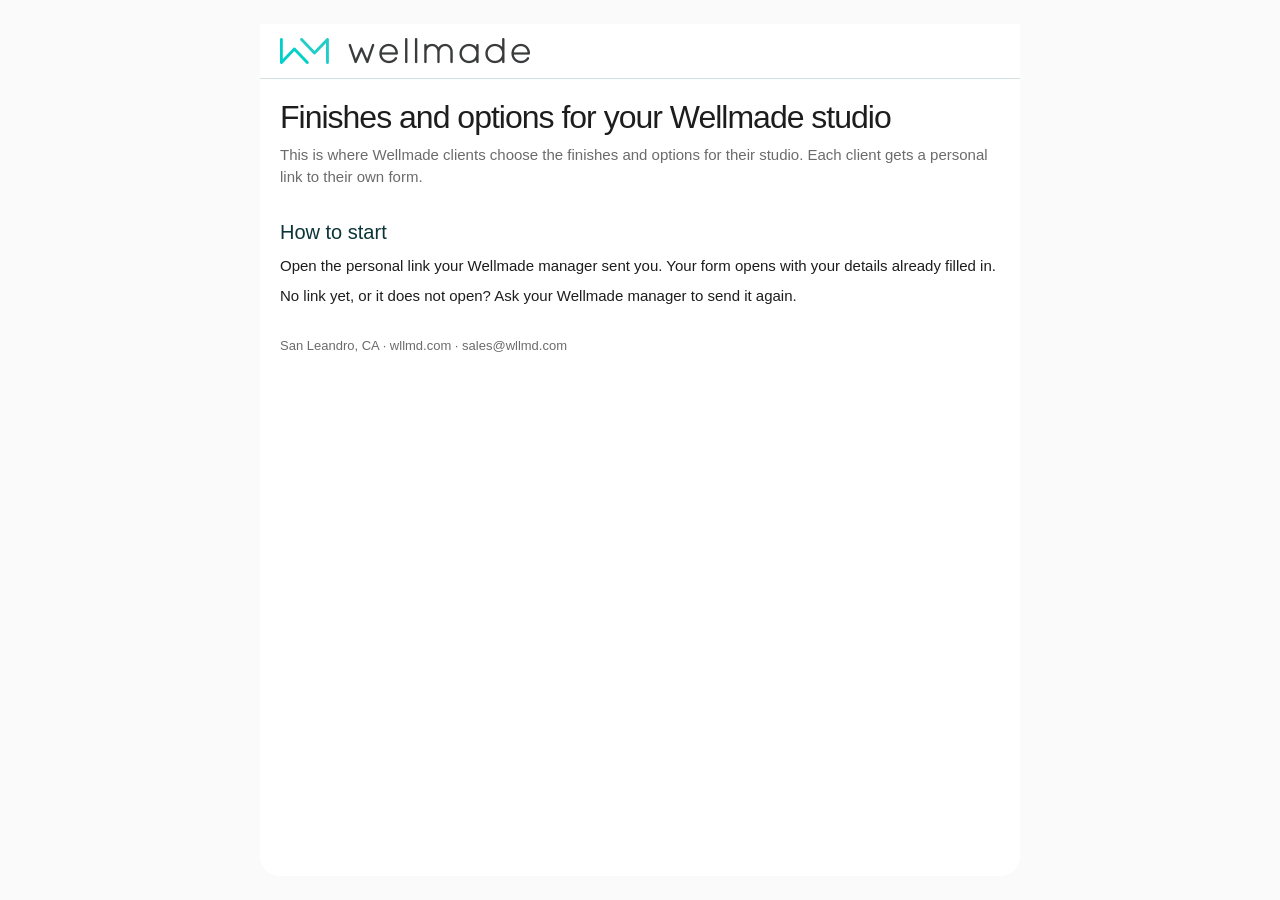
<file: index.html>
<!DOCTYPE html>
<html lang="en">
<head>
<meta charset="utf-8">
<meta name="viewport" content="width=device-width, initial-scale=1">
<meta name="theme-color" content="#108078">
<title>Spec form</title>
<link rel="stylesheet" href="wellmade-tokens.css">
<link rel="stylesheet" href="styles.css">
</head>
<body>
<div id="app" class="app"></div>
<article id="print-sheet"></article>
<noscript>
  <p>This form needs JavaScript. It still opens from this folder, with no install and no server.</p>
</noscript>
<!-- The spec: generated from spec/presidio-xo.json by check_spec.py. Edit the .json, never the .js. -->
<script src="spec/presidio-xo.js"></script>
<!-- Delivery settings (receiver address, allowed email domains): not part of the spec. -->
<script src="site-config.js"></script>
<script src="engine/model.js"></script>
<script src="engine/app.js"></script>
</body>
</html>
</file>
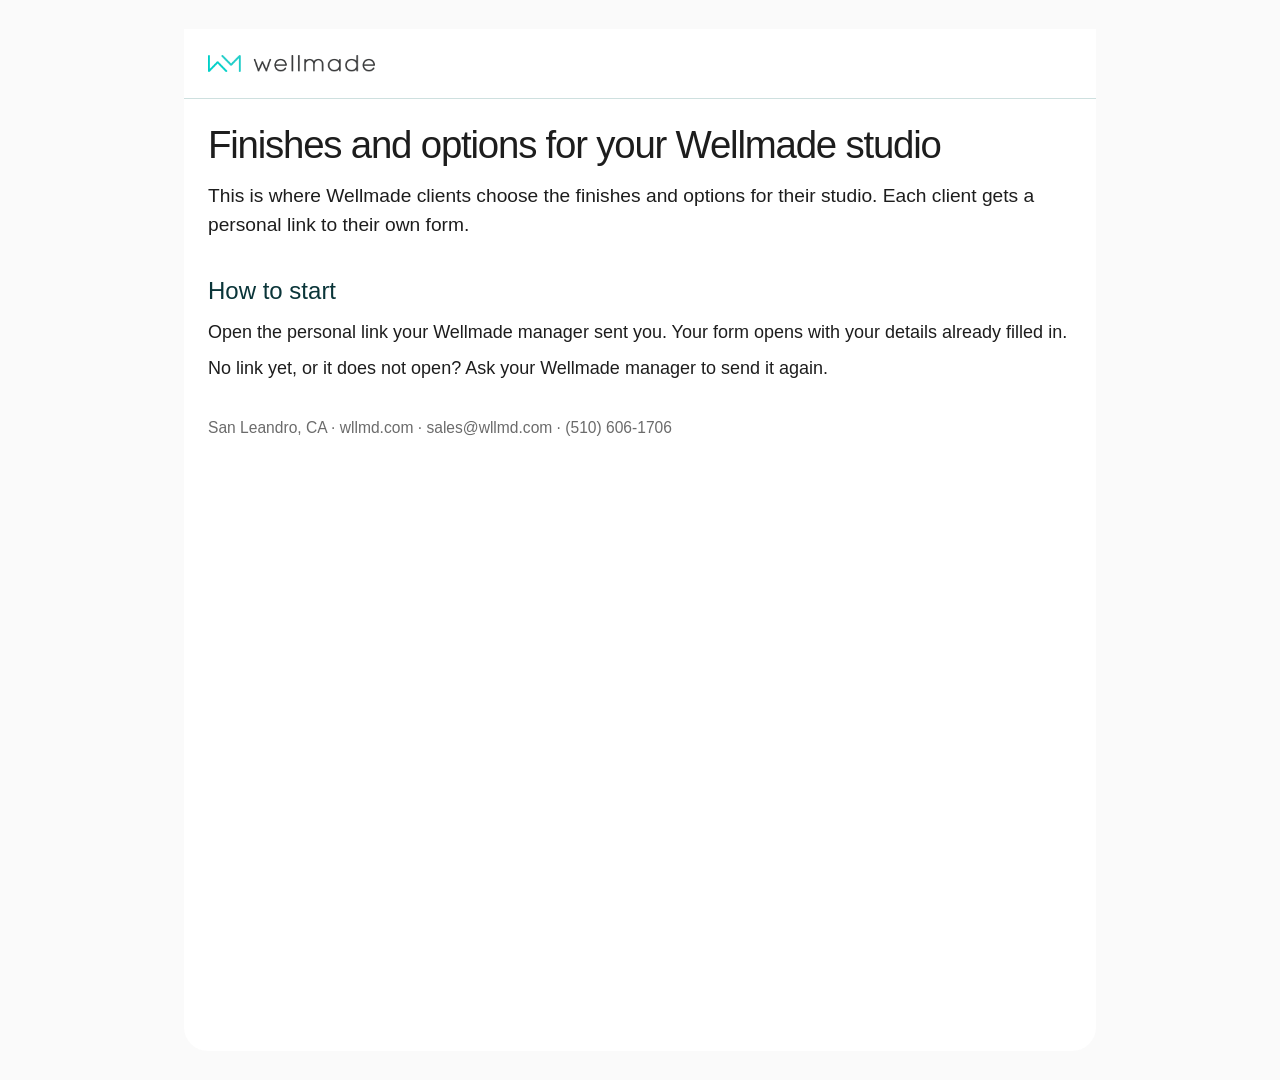
<file: v4/index.html>
<!DOCTYPE html>
<html lang="en">
<head>
<meta charset="utf-8">
<meta name="viewport" content="width=device-width, initial-scale=1">
<meta name="theme-color" content="#108078">
<title>Spec form</title>
<link rel="stylesheet" href="wellmade-tokens.css?v=823a35c0">
<link rel="stylesheet" href="styles.css?v=823a35c0">
</head>
<body>
<div id="app" class="app"></div>
<article id="print-sheet"></article>
<noscript>
  <p>This form needs JavaScript. It still opens from this folder, with no install and no server.</p>
</noscript>
<!-- The spec: generated from spec/presidio-xo.json by check_spec.py. Edit the .json, never the .js. -->
<script src="spec/presidio-xo.js?v=823a35c0"></script>
<!-- Delivery settings (receiver address, allowed email domains): not part of the spec. -->
<script src="site-config.js?v=823a35c0"></script>
<script src="engine/model.js?v=823a35c0"></script>
<script src="engine/app.js?v=823a35c0"></script>
</body>
</html>
</file>
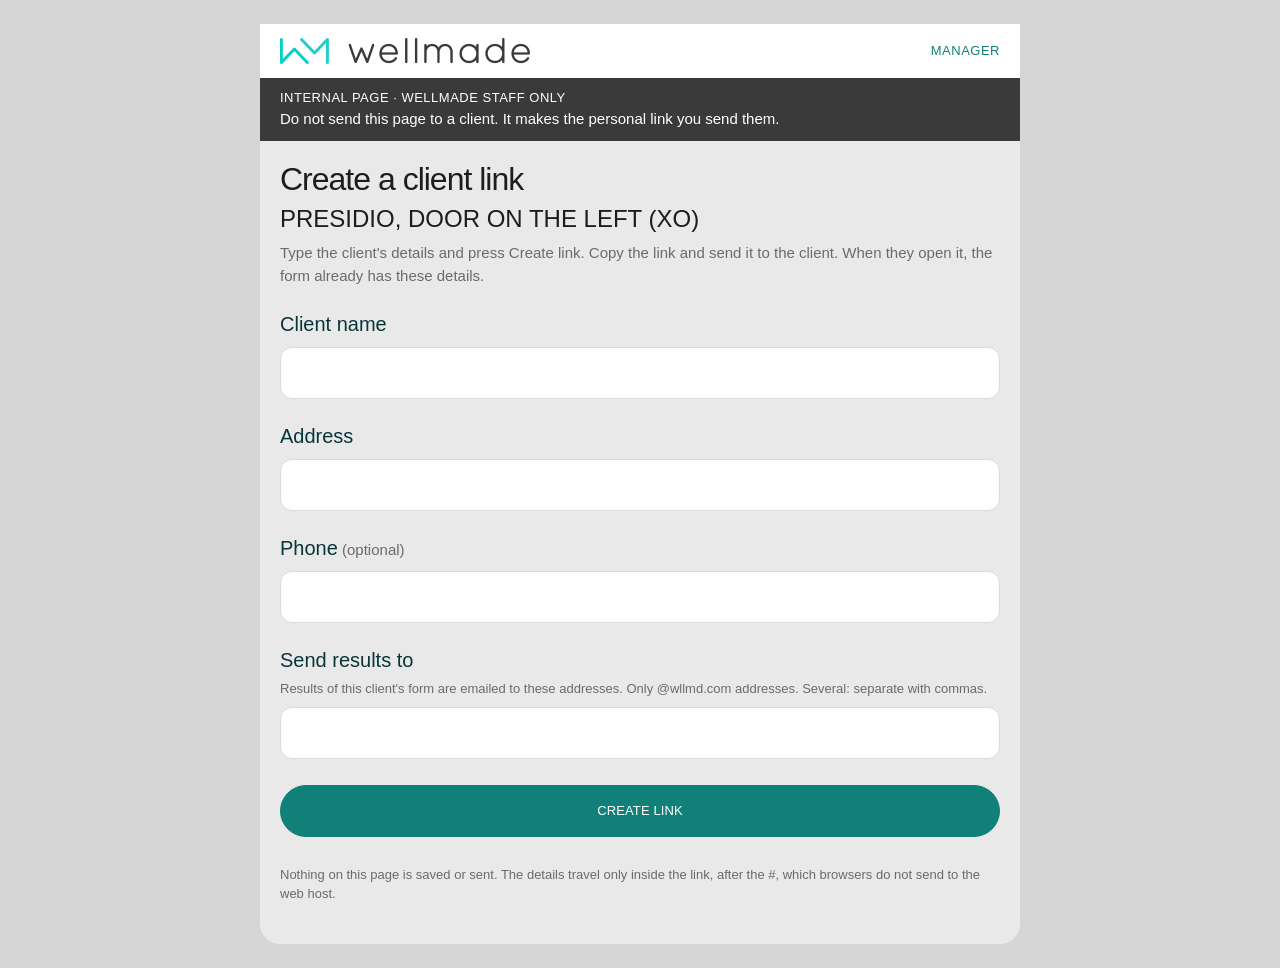
<file: manager.html>
<!DOCTYPE html>
<html lang="en">
<head>
<meta charset="utf-8">
<meta name="viewport" content="width=device-width, initial-scale=1">
<meta name="theme-color" content="#3A3A3A"><!-- internal page: gray, not the client teal -->
<meta name="robots" content="noindex">
<meta name="referrer" content="no-referrer">
<title>Internal · Client link</title>
<link rel="stylesheet" href="wellmade-tokens.css">
<link rel="stylesheet" href="styles.css">
</head>
<body>
<!-- data-form: the form page the link opens, relative to this page. -->
<div id="manager" class="app manager" data-form="index.html"></div>
<noscript>
  <p>This page needs JavaScript.</p>
</noscript>
<!-- The spec: generated from spec/presidio-xo.json by check_spec.py. Its "link" block names the fields. -->
<script src="spec/presidio-xo.js"></script>
<!-- Delivery settings (receiver address, allowed email domains): not part of the spec. -->
<script src="site-config.js"></script>
<script src="engine/model.js"></script>
<script src="engine/manager.js"></script>
</body>
</html>
</file>
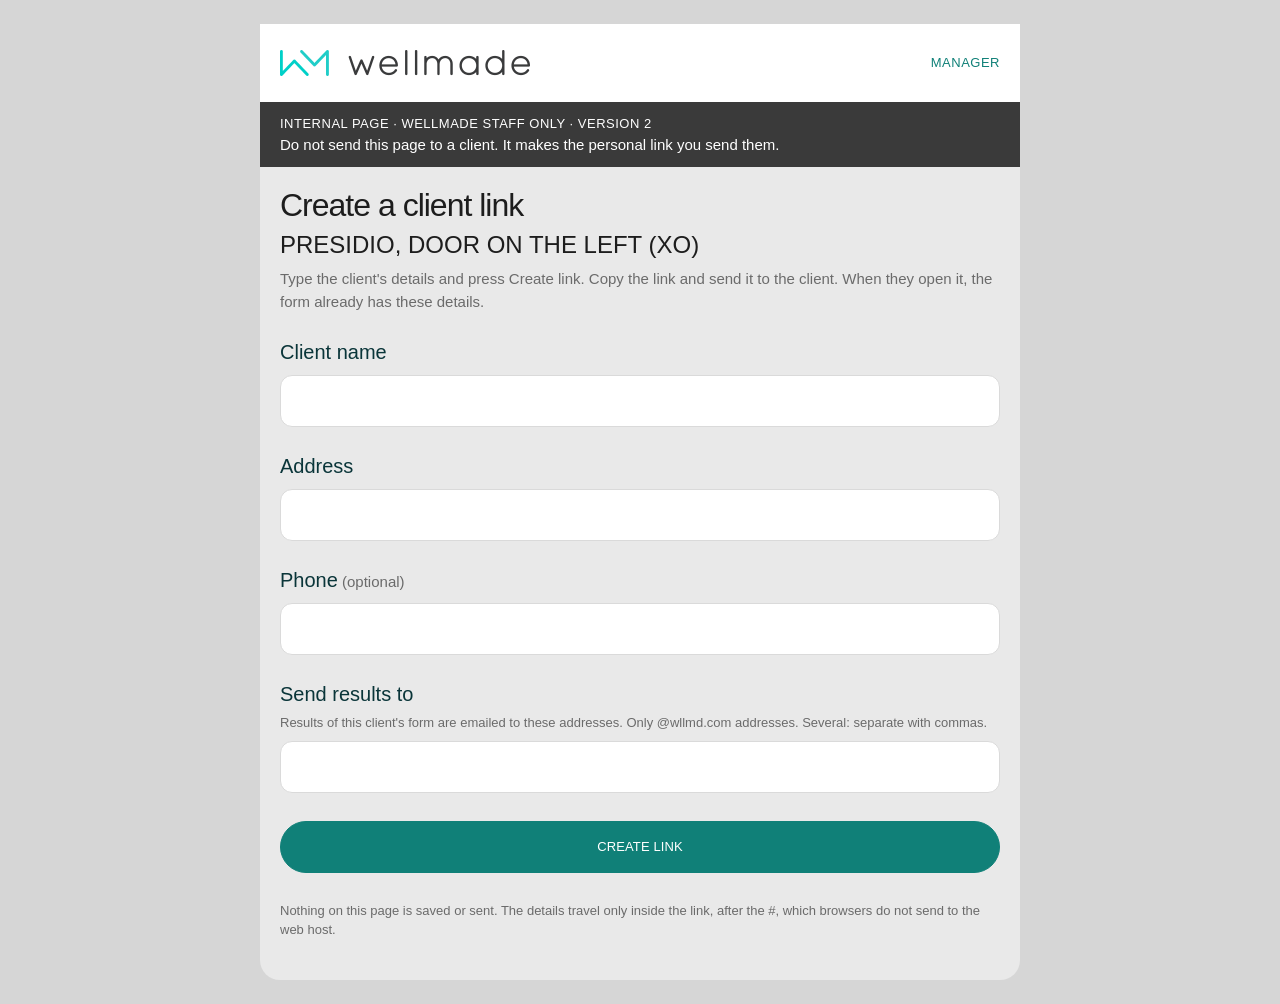
<file: v2/manager.html>
<!DOCTYPE html>
<html lang="en">
<head>
<meta charset="utf-8">
<meta name="viewport" content="width=device-width, initial-scale=1">
<meta name="theme-color" content="#3A3A3A"><!-- internal page: gray, not the client teal -->
<meta name="robots" content="noindex">
<meta name="referrer" content="no-referrer">
<title>Internal · Client link · v2</title>
<link rel="stylesheet" href="wellmade-tokens.css">
<link rel="stylesheet" href="styles.css">
</head>
<body>
<!-- data-form: the form page the link opens, relative to this page. -->
<div id="manager" class="app manager" data-form="index.html"></div>
<noscript>
  <p>This page needs JavaScript.</p>
</noscript>
<!-- The spec: generated from spec/presidio-xo.json by check_spec.py. Its "link" block names the fields. -->
<script src="spec/presidio-xo.js"></script>
<!-- Delivery settings (receiver address, allowed email domains): not part of the spec. -->
<script src="site-config.js"></script>
<script src="engine/model.js"></script>
<script src="engine/manager.js"></script>
</body>
</html>
</file>
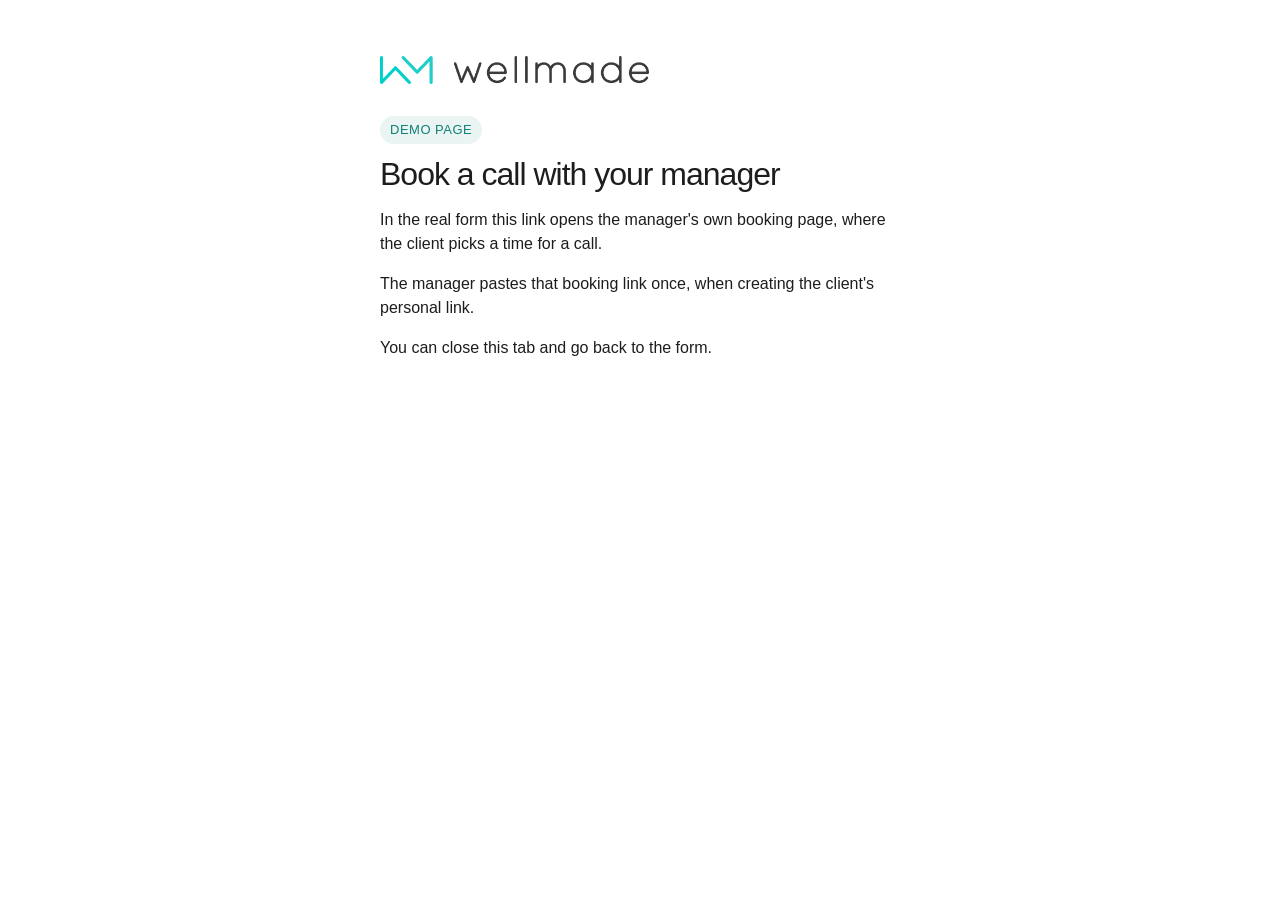
<file: v3/demo-booking.html>
<!DOCTYPE html>
<html lang="en">
<head>
<meta charset="utf-8">
<meta name="viewport" content="width=device-width, initial-scale=1">
<meta name="robots" content="noindex">
<title>Book a call · demo</title>
<link rel="stylesheet" href="wellmade-tokens.css">
<link rel="stylesheet" href="styles.css">
<style>
  body { margin: 0; background: var(--wm-white); color: var(--wm-ink); }
  .demo { max-width: 520px; margin: 0 auto; padding: 32px 20px 48px; }
  .demo img { display: block; height: 28px; width: auto; }
  .demo .tag { display: inline-block; margin-top: 32px; padding: 4px 10px; border-radius: 999px; background: var(--wm-teal-mist); color: var(--wm-teal); font-size: 13px; font-weight: 500; letter-spacing: .5px; text-transform: uppercase; }
  .demo h1 { margin: 12px 0 0; }
  .demo p { margin: 16px 0 0; font-size: 16px; }
</style>
</head>
<body>
<main class="demo">
  <img src="images/wellmade-logo-teal-grey.png" alt="Wellmade">
  <span class="tag">Demo page</span>
  <h1 class="wm-h2">Book a call with your manager</h1>
  <p>In the real form this link opens the manager's own booking page, where the client picks a time for a call.</p>
  <p>The manager pastes that booking link once, when creating the client's personal link.</p>
  <p>You can close this tab and go back to the form.</p>
</main>
</body>
</html>
</file>
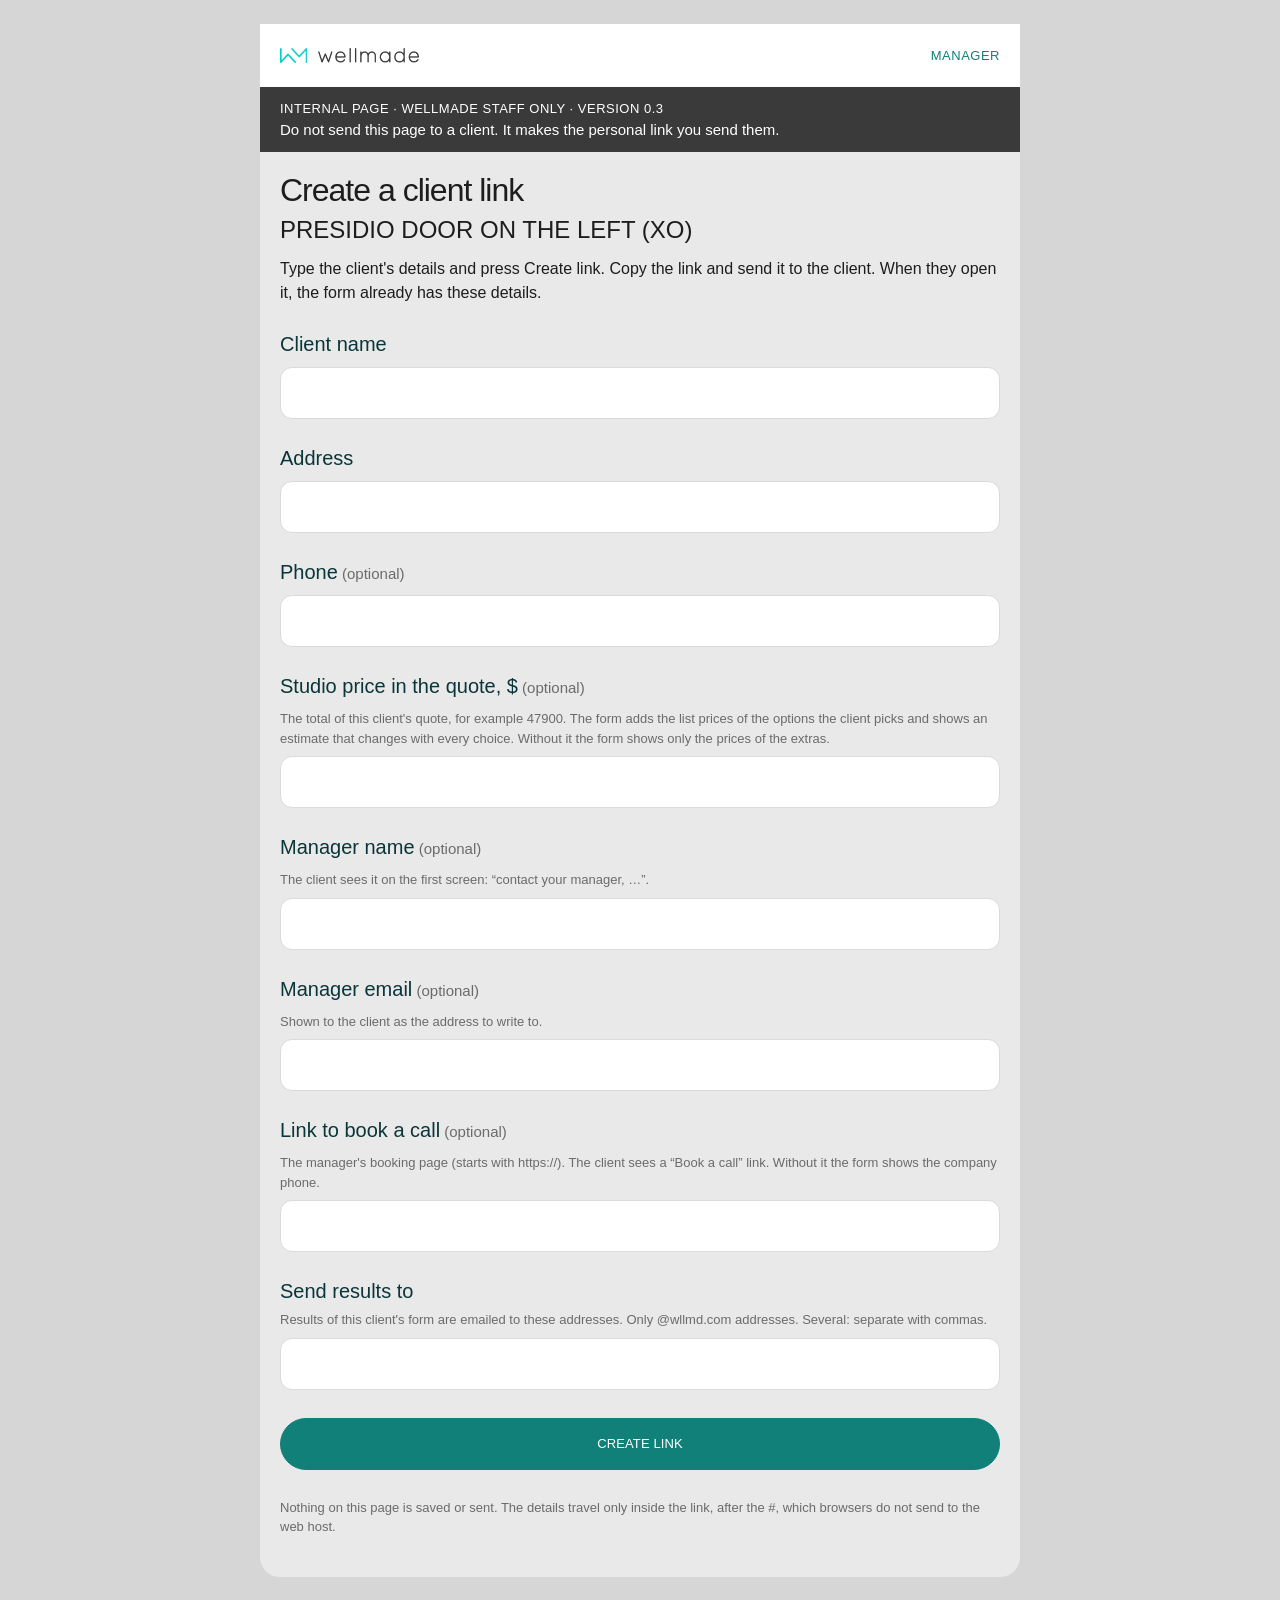
<file: v3/manager.html>
<!DOCTYPE html>
<html lang="en">
<head>
<meta charset="utf-8">
<meta name="viewport" content="width=device-width, initial-scale=1">
<meta name="theme-color" content="#3A3A3A"><!-- internal page: gray, not the client teal -->
<meta name="robots" content="noindex">
<meta name="referrer" content="no-referrer">
<title>Internal · Client link · v0.3</title>
<link rel="stylesheet" href="wellmade-tokens.css">
<link rel="stylesheet" href="styles.css">
</head>
<body>
<!-- data-form: the form page the link opens, relative to this page. -->
<div id="manager" class="app manager" data-form="index.html"></div>
<noscript>
  <p>This page needs JavaScript.</p>
</noscript>
<!-- The spec: generated from spec/presidio-xo.json by check_spec.py. Its "link" block names the fields. -->
<script src="spec/presidio-xo.js"></script>
<!-- Delivery settings (receiver address, allowed email domains): not part of the spec. -->
<script src="site-config.js"></script>
<script src="engine/model.js"></script>
<script src="engine/manager.js"></script>
</body>
</html>
</file>
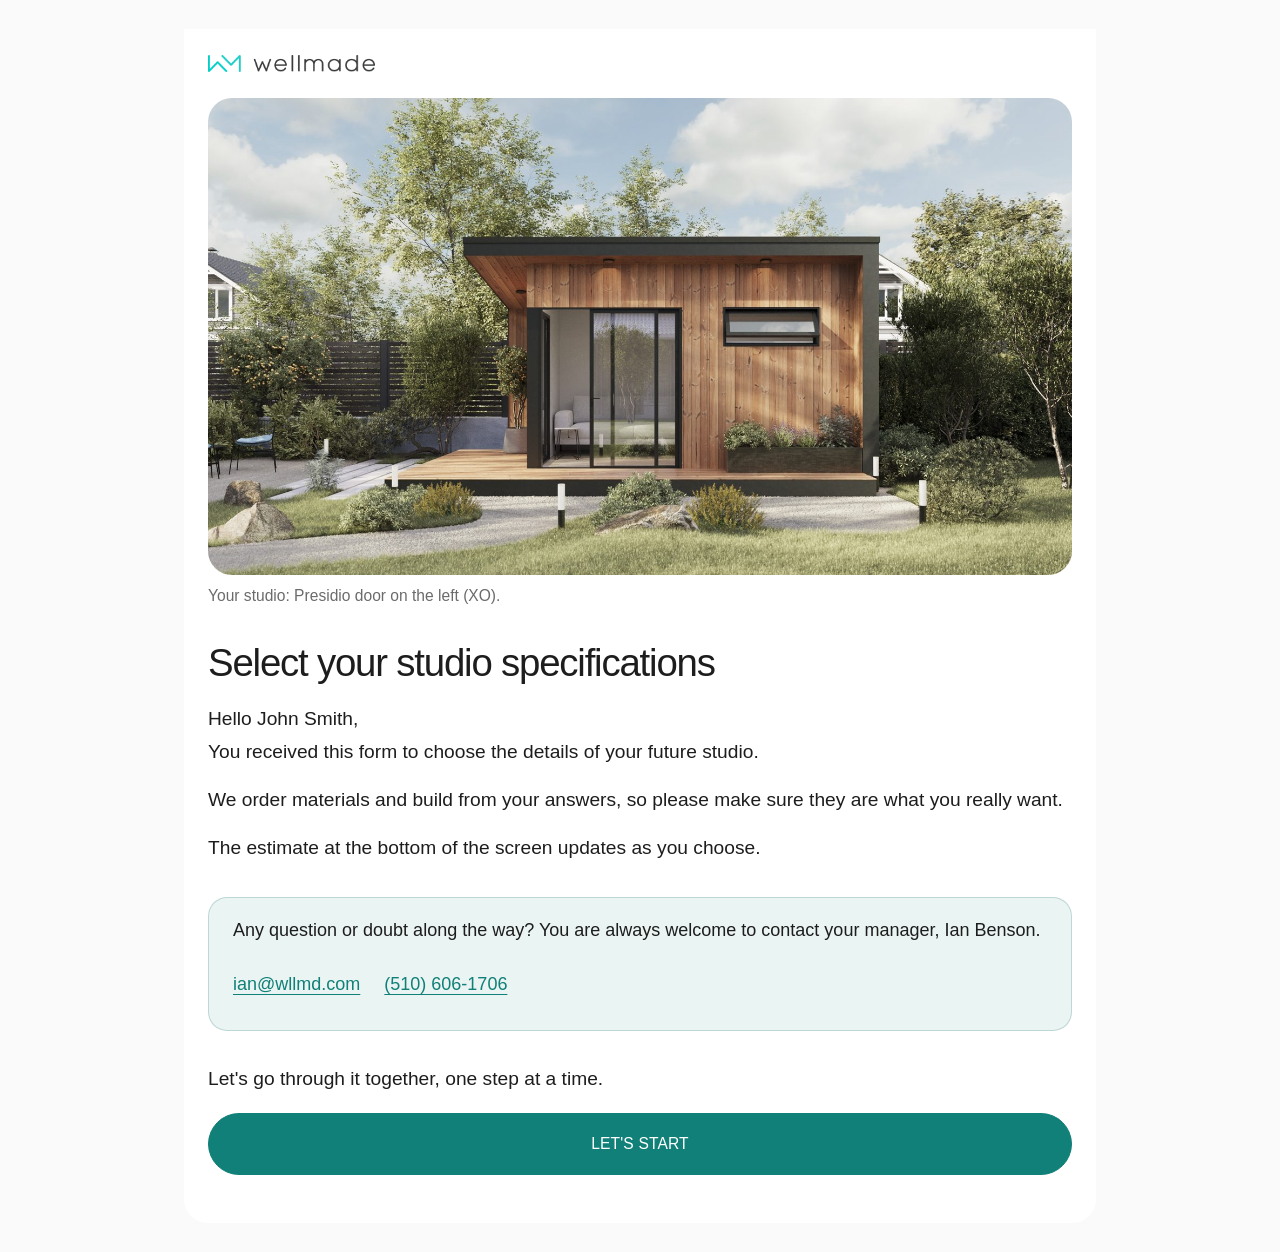
<file: v4/demo.html>
<!DOCTYPE html>
<html lang="en"><head><meta charset="utf-8"><meta name="viewport" content="width=device-width, initial-scale=1"><meta name="robots" content="noindex">
<title>Presidio spec form demo</title>
<!-- Short address for the team demo: opens the form as the sample client John Smith with every answer filled in. -->
<script>location.replace("./#id=DemoJohnSmith04&name=John%20Smith&address=120%20Sample%20Lane&phone=510-555-0142&price=47900&mgr=Ian%20Benson&mgremail=ian%40wllmd.com&to=ilya%40wllmd.com%2Cian%40wllmd.com&fill=[base64]");</script>
</head><body><p><a href="./#id=DemoJohnSmith04&name=John%20Smith&address=120%20Sample%20Lane&phone=510-555-0142&price=47900&mgr=Ian%20Benson&mgremail=ian%40wllmd.com&to=ilya%40wllmd.com%2Cian%40wllmd.com&fill=[base64]">Open the Presidio spec form demo</a></p></body></html>
</file>
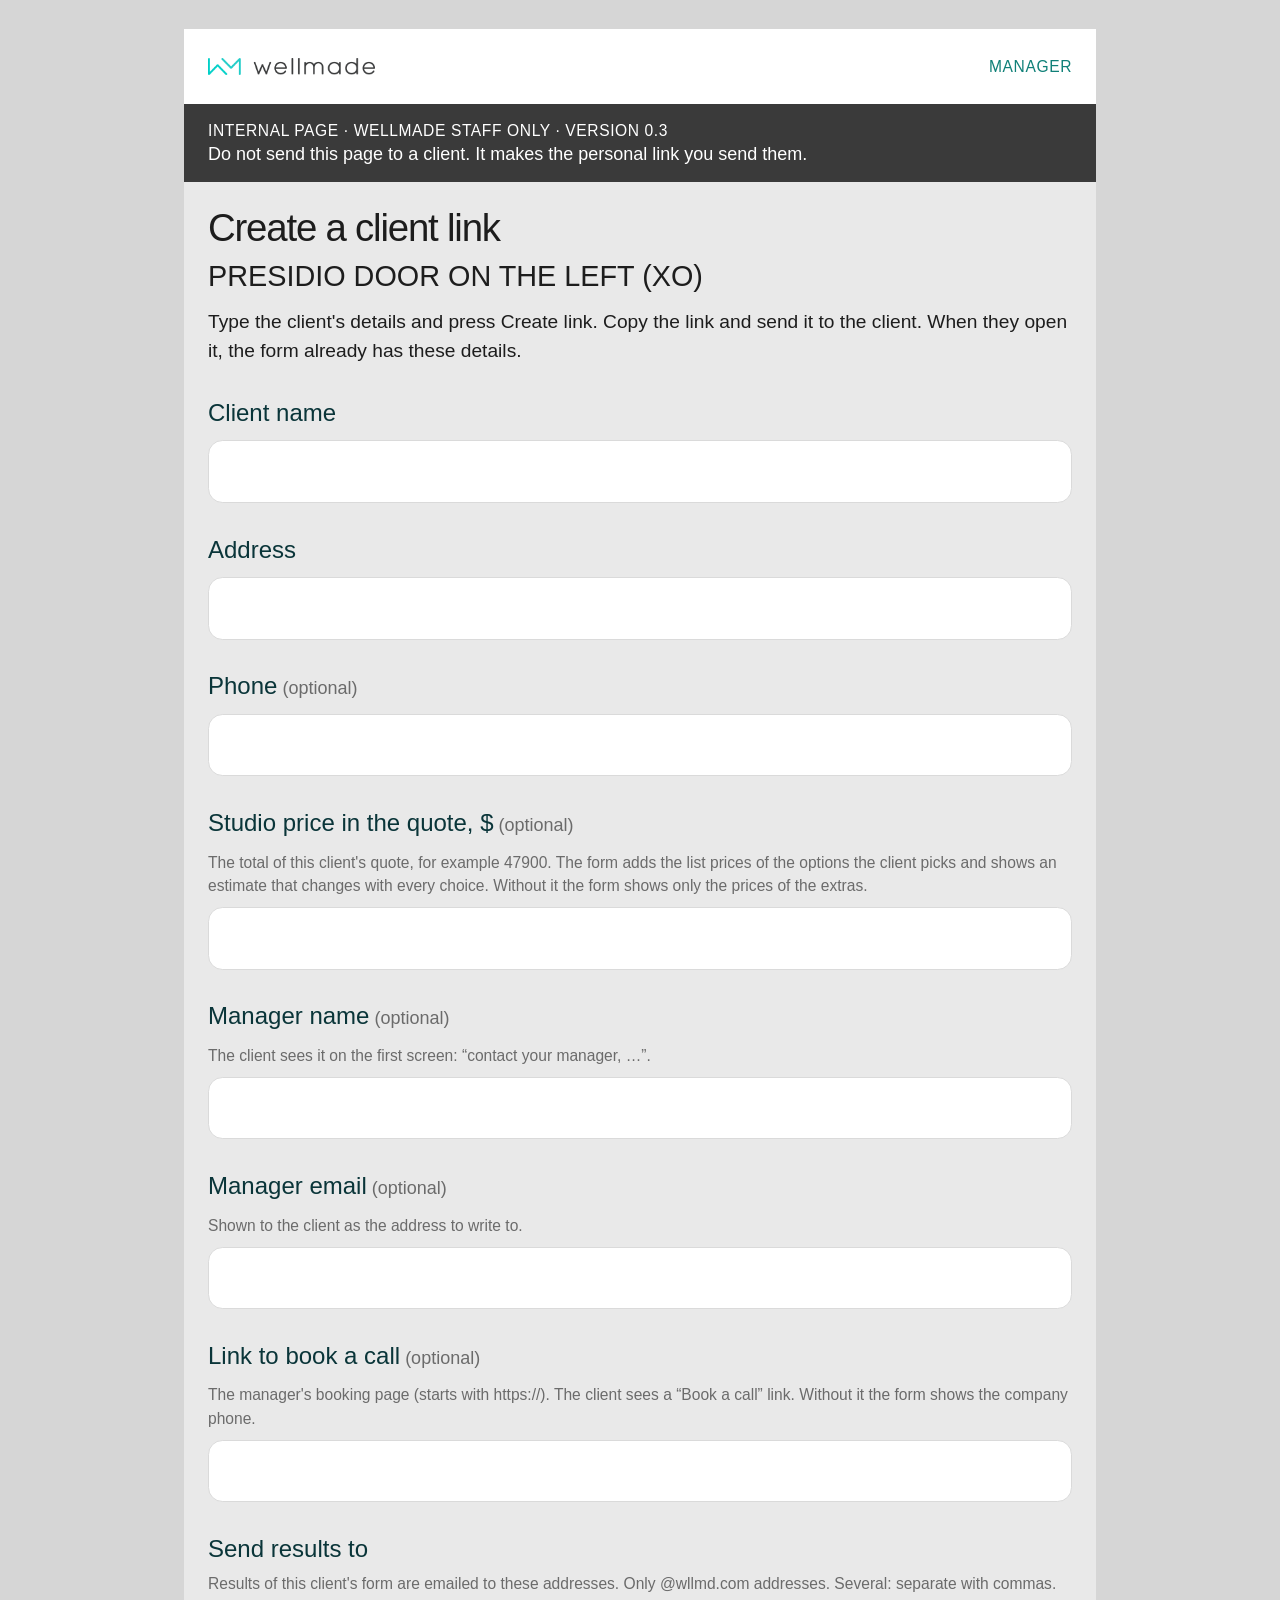
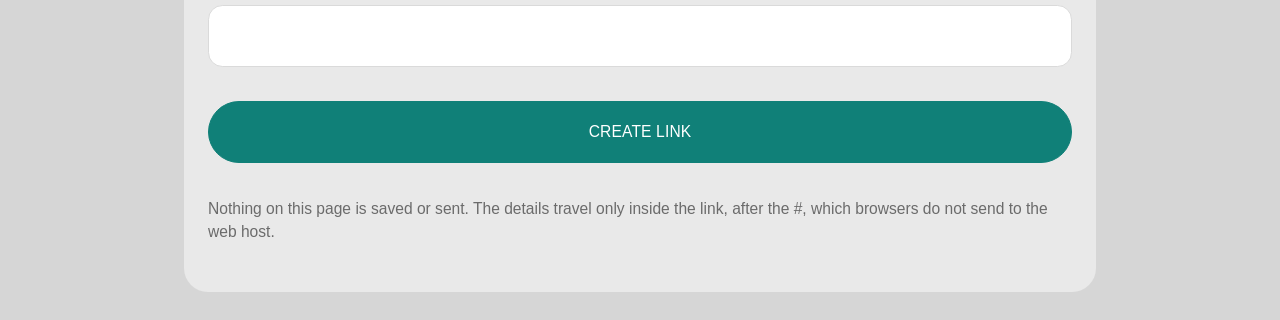
<file: v4/manager.html>
<!DOCTYPE html>
<html lang="en">
<head>
<meta charset="utf-8">
<meta name="viewport" content="width=device-width, initial-scale=1">
<meta name="theme-color" content="#3A3A3A"><!-- internal page: gray, not the client teal -->
<meta name="robots" content="noindex">
<meta name="referrer" content="no-referrer">
<title>Internal · Client link · v0.3</title>
<link rel="stylesheet" href="wellmade-tokens.css?v=823a35c0">
<link rel="stylesheet" href="styles.css?v=823a35c0">
</head>
<body>
<!-- data-form: the form page the link opens, relative to this page. -->
<div id="manager" class="app manager" data-form="index.html"></div>
<noscript>
  <p>This page needs JavaScript.</p>
</noscript>
<!-- The spec: generated from spec/presidio-xo.json by check_spec.py. Its "link" block names the fields. -->
<script src="spec/presidio-xo.js?v=823a35c0"></script>
<!-- Delivery settings (receiver address, allowed email domains): not part of the spec. -->
<script src="site-config.js?v=823a35c0"></script>
<script src="engine/model.js?v=823a35c0"></script>
<script src="engine/manager.js?v=823a35c0"></script>
</body>
</html>
</file>
<file: wellmade-tokens.css>
/* Wellmade spec form — design tokens v0.1 (2026-11-04)
   Measured from wllmd.com computed styles. See "Design code - Wellmade spec form.md". */
:root {
  --wm-teal: #108078;
  --wm-teal-deep: #0A3539;
  --wm-teal-ink: #0D464A;
  --wm-teal-tint: #E5EFEF;
  --wm-teal-mist: #EAF4F3;
  --wm-teal-line: rgba(13, 99, 96, 0.2);
  --wm-ink: #1D1D1D;
  --wm-gray: #6B6B6B;
  --wm-gray-light: #999999;
  --wm-bg: #FAFAFA;
  --wm-white: #FFFFFF;
  --wm-error: #B3261E; /* our choice, not on the site */
  /* Internal pages only (manager page): deliberately not the client look. Design code, "Internal pages". */
  --wm-internal-page: #D6D6D6;
  --wm-internal-sheet: #E9E9E9;
  --wm-internal-strip: #3A3A3A;

  --wm-font: "BDO Grotesk", Inter, "Helvetica Neue", Arial, sans-serif;
  --wm-radius-pill: 1600px;
  --wm-radius-photo: 20px;
  --wm-radius-card: 16px;
  --wm-radius-box: 10px;
  --wm-radius-input: 12px;
  --wm-tap: 44px;
}

body { margin: 0; background: var(--wm-bg); color: var(--wm-ink); font-family: var(--wm-font); font-size: 15px; line-height: 1.5; }

.wm-caps { font-size: 13px; font-weight: 500; text-transform: uppercase; letter-spacing: .5px; }
.wm-h2 { font-size: 32px; font-weight: 400; letter-spacing: -1px; line-height: 1.15; margin: 0; }
.wm-h3 { font-size: 20px; font-weight: 400; color: var(--wm-teal-deep); margin: 0; }
.wm-model { font-size: 28px; font-weight: 400; text-transform: uppercase; margin: 0; }

.wm-btn { display: inline-flex; align-items: center; justify-content: center; min-height: 52px; padding: 0 36px;
  border-radius: var(--wm-radius-pill); font: 500 13px var(--wm-font); text-transform: uppercase; letter-spacing: .12px;
  border: 1px solid var(--wm-teal); cursor: pointer; }
.wm-btn--primary { background: var(--wm-teal); color: var(--wm-white); }
.wm-btn--secondary { background: transparent; color: var(--wm-teal); }

.wm-chip { display: inline-flex; align-items: center; min-height: 41px; padding: 0 19px; border-radius: var(--wm-radius-pill);
  background: var(--wm-teal-tint); color: var(--wm-ink); font: 500 13px var(--wm-font); border: 0; cursor: pointer; }
.wm-chip[aria-pressed="true"] { background: var(--wm-teal); color: var(--wm-white); }

.wm-card { background: var(--wm-teal-tint); border-radius: var(--wm-radius-card); padding: 24px; }
.wm-box { border: 1px solid var(--wm-teal-line); border-radius: var(--wm-radius-box); padding: 12px 16px; }
.wm-tag { display: inline-block; padding: 2px 8px; border-radius: var(--wm-radius-pill); background: var(--wm-teal-tint);
  color: var(--wm-teal-deep); font-size: 11px; font-weight: 500; text-transform: uppercase; letter-spacing: .4px; }
.wm-input { width: 100%; box-sizing: border-box; min-height: 88px; padding: 12px 14px; border: 1px solid #DADADA;
  border-radius: var(--wm-radius-input); background: var(--wm-white); font: 400 15px var(--wm-font); color: var(--wm-ink); }
</file>
<file: styles.css>
/* Form styles. Design tokens live in wellmade-tokens.css (linked first from index.html). */
@font-face {
  font-family: "BDO Grotesk";
  src: url("https://cdn.prod.website-files.com/663b716352cc952b743da92c/663b76a94ebc222642c2c1ae_BDOGrotesk-VF.ttf") format("truetype");
  font-weight: 300 900;
  font-display: swap;
}

:root { --wm-tap: 44px; --header-h: 0px; --preview-h: 0px; } /* --header-h and --preview-h are measured at run time by engine/app.js */

body {
  margin: 0;
  background: var(--wm-bg);
  color: var(--wm-ink);
  font-family: var(--wm-font);
  font-size: 15px; /* design code: body 15 */
  line-height: 1.5;
}

button, input, textarea { font-family: inherit; }

.app {
  max-width: 760px;
  margin: 0 auto;
  min-height: 100vh;
  background: var(--wm-white);
  display: flex;
  flex-direction: column;
}

.top {
  position: sticky;
  top: 0;
  z-index: 20;
  background: #fff;
  padding: 14px 20px 0;
  border-bottom: 1px solid var(--wm-teal-line);
}

.brand { display: flex; align-items: center; justify-content: space-between; gap: 12px; }
.brand img { height: 26px; width: auto; display: block; }
.eyebrow { margin: 0; color: var(--wm-teal); font-size: 13px; font-weight: 500; letter-spacing: .5px; text-transform: uppercase; } /* design code: label in capitals */

.progress { height: 3px; background: var(--wm-teal-tint); border-radius: 99px; margin: 12px 0 0; }
.progress span { display: block; height: 100%; background: var(--wm-teal); border-radius: 99px; }

.steps {
  display: flex;
  gap: 8px;
  overflow-x: auto;
  padding: 10px 0 12px;
  margin: 0 -20px;
  padding-left: 20px;
  padding-right: 20px;
  scrollbar-width: thin;
}
.step-jump {
  flex: 0 0 auto;
  min-height: var(--wm-tap);
  padding: 0 14px;
  border-radius: var(--wm-radius-pill);
  border: 0;
  background: var(--wm-teal-tint);
  color: var(--wm-ink);
  font: 500 13px var(--wm-font);
  cursor: pointer;
}
.step-jump[aria-current="step"] { background: var(--wm-teal); color: var(--wm-white); }

.banner {
  margin: 0;
  padding: 12px 20px;
  background: #F8E8E6;
  color: var(--wm-error);
  font-size: 14px;
}
.banner[hidden], .q[hidden], .note[hidden] { display: none; }

main { padding: 20px 20px 132px; }

.wm-h2 { font-size: 32px; letter-spacing: -1px; line-height: 1.15; } /* design code: section title 32 */
.model {
  margin: 8px 0 0;
  color: var(--wm-ink);
  font-size: 24px;
  font-weight: 400;
  letter-spacing: 0;
  line-height: 1.2;
  text-transform: uppercase; /* design code: model name in capitals (28 on the site scale; 24 so the long name fits two lines) */
}
.lead { margin: 8px 0 0; color: var(--wm-gray); font-size: 15px; }
.page-ref { margin: 6px 0 0; color: var(--wm-gray); font-size: 13px; }

.q { margin-top: 28px; scroll-margin-top: calc(var(--header-h) + 12px); }
.has-preview .q { scroll-margin-top: calc(var(--header-h) + var(--preview-h) + 12px); }
.q h3, .q .field-label { margin: 0 0 6px; }
.field-label { display: block; cursor: pointer; }
.hint, .note { margin: 6px 0 0; color: var(--wm-gray); font-size: 13px; } /* design code: hint 13 */
.note-block { margin-top: 22px; }
.note-block p { margin: 6px 0 0; }
.note-card { margin-top: 28px; padding: 20px; } /* step-level notes ("kind": "note"): info card, teal tint, radius 16 */

.field { display: block; margin-top: 8px; }
.field span.lbl { display: block; margin-bottom: 6px; }
.wm-input { min-height: 52px; font-size: 16px; }
textarea.wm-input { min-height: 112px; resize: vertical; }

.choices { display: flex; flex-direction: column; gap: 8px; margin-top: 10px; }
.choice {
  width: 100%;
  min-height: var(--wm-tap);
  padding: 10px 20px;
  border-radius: var(--wm-radius-pill); /* design code: choices are pills */
  border: 1px solid transparent;
  background: var(--wm-teal-tint);
  color: var(--wm-ink);
  font: 500 15px var(--wm-font);
  text-align: left;
  cursor: pointer;
  display: flex;
  align-items: center;
  justify-content: space-between;
  gap: 10px;
}
.choice[aria-pressed="true"] { background: var(--wm-teal); color: var(--wm-white); }
.choice .wm-tag { flex: 0 0 auto; }
.choice[aria-pressed="true"] .wm-tag { background: var(--wm-white); color: var(--wm-teal-deep); }
.wm-tag[hidden] { display: none; }
.choice:disabled, .photo:disabled { opacity: .45; cursor: default; }

.photos { display: grid; grid-template-columns: 1fr 1fr; gap: 12px; margin-top: 10px; }
.photos.drawings { grid-template-columns: 1fr; }
.photos .span2 { grid-column: 1 / -1; }
.photo {
  position: relative;
  padding: 0 0 10px;
  border: 0;
  background: transparent;
  text-align: left;
  cursor: pointer;
  color: inherit;
  min-height: var(--wm-tap);
}
.photo img {
  width: 100%;
  aspect-ratio: 3 / 4;
  object-fit: cover;
  border-radius: var(--wm-radius-photo);
  outline: 3px solid transparent;
  outline-offset: 0;
  display: block;
  background: var(--wm-teal-mist);
}
.photo.drawing img { aspect-ratio: 4 / 3; object-fit: contain; background: var(--wm-white); border: 1px solid var(--wm-teal-line); }
.photo[aria-pressed="true"] img { outline-color: var(--wm-teal); }
.photo .name { display: block; margin-top: 8px; font-size: 14px; font-weight: 500; line-height: 1.3; }
.photo .wm-tag { margin-top: 6px; }
.badge {
  position: absolute;
  top: 10px;
  right: 10px;
  width: 28px;
  height: 28px;
  border-radius: 50%;
  background: var(--wm-teal);
  color: var(--wm-white);
  display: none;
  align-items: center;
  justify-content: center;
  font-size: 16px;
}
.photo[aria-pressed="true"] .badge { display: flex; }

.figure { margin: 16px 0 0; }
.figure img { width: 100%; height: auto; border-radius: var(--wm-radius-photo); display: block; }
.figure figcaption { margin-top: 6px; color: var(--wm-gray); font-size: 13px; }
.figure.product { display: flex; gap: 12px; align-items: center; }
.figure.product img { width: 120px; height: 120px; object-fit: contain; background: var(--wm-white); border-radius: 16px; }
.figure.product.wide img { width: 180px; height: auto; }

.pair { display: grid; grid-template-columns: 1fr 1fr; gap: 12px; }
.suffix { display: flex; align-items: center; gap: 8px; }
.suffix input { flex: 1; }
.suffix em { font-style: normal; color: var(--wm-gray); font-size: 14px; }

/* Plan viewer: the whole plan at screen width; layers switched by chips; page scroll is never blocked. */
.planbox { margin-top: 28px; }
.layer-chips { display: flex; flex-wrap: wrap; gap: 8px; margin-bottom: 10px; }
.layer-chip {
  display: inline-flex;
  align-items: center;
  gap: 8px;
  min-height: var(--wm-tap);
  padding: 0 16px;
  border-radius: var(--wm-radius-pill);
  border: 0;
  background: var(--wm-teal-tint);
  color: var(--wm-ink);
  font: 500 14px var(--wm-font);
  cursor: pointer;
}
.layer-chip[aria-pressed="true"] { background: var(--wm-teal); color: var(--wm-white); }
.layer-chip .count:empty { display: none; }
.layer-chip .count {
  min-width: 20px;
  height: 20px;
  padding: 0 6px;
  box-sizing: border-box;
  border-radius: 10px;
  background: var(--wm-white);
  color: var(--wm-teal-deep);
  font-size: 12px;
  line-height: 20px;
  text-align: center;
}
.layer-chip:focus-visible { outline: 2px solid var(--wm-teal-deep); outline-offset: 2px; }
/* A layer the client has opened gets a check; Next walks through the ones without it (engine/app.js nextUnseenLayer). */
.layer-chip.seen::before { content: "\2713"; font-weight: 700; color: var(--wm-teal); margin-right: -2px; }
.layer-chip.seen[aria-pressed="true"]::before { color: var(--wm-white); }
.layer-hint { margin: 0 0 10px; }
.bar .next-layer { flex: 1.8; }
.plan-stage {
  /* padding keeps 44 px tap targets at the plan edge inside the frame */
  padding: 16px;
  border: 1px solid var(--wm-teal-line);
  border-radius: 16px;
  background: var(--wm-white);
}
.plan-stage.is-disabled { opacity: .45; }
.plan-inner { position: relative; }
.plan-inner img { display: block; width: 100%; height: auto; user-select: none; -webkit-user-drag: none; }
.hot {
  position: absolute;
  width: var(--wm-tap);
  height: var(--wm-tap);
  padding: 0;
  margin: 0;
  transform: translate(-50%, -50%);
  border: 0;
  border-radius: 50%; /* round 44 px hit area: neighbours closer than 44 px overlap less */
  background: transparent;
  cursor: pointer;
  display: flex;
  align-items: center;
  justify-content: center;
  z-index: 2;
}
.hot .dot, .hot-sample .dot {
  position: relative;
  box-sizing: border-box;
  width: 30px;
  height: 30px;
  border: 2px solid var(--wm-teal);
  border-radius: 50%;
  background: rgba(255, 255, 255, .95);
  color: var(--wm-teal-deep);
  font: 700 11px/26px var(--wm-font);
  text-align: center;
  box-shadow: 0 0 0 3px rgba(16, 128, 120, .15);
}
.hot.square .dot { border-radius: 6px; }
.hot.diamond .dot { border-radius: 10px; }
.hot.on .dot, .hot-sample.on .dot { background: var(--wm-teal); border-color: var(--wm-teal); color: var(--wm-white); }
/* marks: Included = dark fill + check; Additional cost = teal + plus; Pending = dashed; swap = teal + "!" */
.hot.k-included .dot, .hot-sample.k-included .dot { background: var(--wm-teal-deep); border-color: var(--wm-teal-deep); }
.hot.k-pending .dot, .hot-sample.k-pending .dot { background: var(--wm-teal-tint); border: 2px dashed var(--wm-teal-deep); color: var(--wm-teal-deep); }
.hot.on .dot::after, .hot-sample.on .dot::after {
  position: absolute;
  top: -7px;
  right: -7px;
  width: 15px;
  height: 15px;
  border-radius: 50%;
  background: var(--wm-white);
  border: 1.5px solid var(--wm-teal-deep);
  color: var(--wm-teal-deep);
  font: 700 10px/13px var(--wm-font);
  text-align: center;
  content: "\2713";
}
.hot.k-extra .dot::after, .hot-sample.k-extra .dot::after { content: "+"; }
.hot.k-pending .dot::after, .hot-sample.k-pending .dot::after { content: "?"; }
.hot.k-swap .dot::after, .hot-sample.k-swap .dot::after { content: "!"; }
.hot:disabled { cursor: default; }
.hot.passive { pointer-events: none; z-index: 1; }
.hot.passive:not(.on) { visibility: hidden; }
.hot.passive .dot, .hot-sample.passive .dot {
  width: 12px;
  height: 12px;
  border: 0;
  box-shadow: none;
  background: var(--wm-gray-light);
  font-size: 0;
}
.hot.passive .dot::after, .hot-sample.passive .dot::after { display: none; }
.hot:focus-visible { outline: none; }
.hot:focus-visible .dot { outline: 3px solid var(--wm-teal-deep); outline-offset: 3px; }
.legend { display: flex; flex-wrap: wrap; align-items: center; gap: 8px 16px; margin: 10px 0 0; font-size: 13px; color: var(--wm-gray); }
.legend > span { display: inline-flex; align-items: center; gap: 8px; }
.hot-sample { display: inline-flex; width: 22px; height: 22px; align-items: center; justify-content: center; }
.hot-sample .dot { width: 18px; height: 18px; box-shadow: none; }
.hot-sample.passive .dot { width: 10px; height: 10px; }
.hot-sample .dot::after { transform: scale(.8); top: -8px; right: -8px; }
.legend-note { font-weight: 500; color: var(--wm-teal-deep); }
.q.layer { margin-top: 18px; }
.q.layer-off { display: none; }
.rule-note { color: var(--wm-teal-deep); }

.open { margin-top: 8px; }
.open a, .jump {
  display: flex;
  align-items: center;
  justify-content: space-between;
  gap: 12px;
  min-height: var(--wm-tap);
  margin-top: 8px;
  padding: 8px 20px;
  border-radius: var(--wm-radius-pill);
  background: var(--wm-teal-mist);
  color: var(--wm-teal-deep);
  text-decoration: none;
  border: 0;
  width: 100%;
  text-align: left;
  font: 500 15px var(--wm-font);
  cursor: pointer;
}
.summary { margin-top: 22px; }
.summary h3 { margin: 18px 0 8px; }
.row {
  display: grid;
  grid-template-columns: minmax(120px, 38%) 1fr;
  gap: 8px 12px;
  padding: 10px 0;
  border-top: 1px solid var(--wm-teal-line);
  font-size: 15px;
}
.row .k { color: var(--wm-gray); }
.row .v { overflow-wrap: anywhere; }
.row .empty { color: var(--wm-gray); }
/* Review rows: "Edit" is a quiet teal text button (44 px tap height), not a filled block. */
.row { position: relative; padding-right: 56px; }
.row .jump {
  position: absolute;
  top: 0;
  right: 0;
  display: inline-flex;
  width: auto;
  margin: 0;
  padding: 0 2px;
  border-radius: 0;
  background: transparent;
  color: var(--wm-teal);
  font: 500 13px var(--wm-font);
  text-transform: uppercase;
  letter-spacing: .5px;
}
.row .jump:hover { text-decoration: underline; }
.jump span:last-child { font-size: 13px; text-transform: uppercase; letter-spacing: .5px; color: var(--wm-teal); }
.thumbs { display: flex; flex-wrap: wrap; gap: 8px; margin-top: 6px; }
.thumbs img { width: 72px; height: 72px; object-fit: cover; border-radius: 10px; background: var(--wm-white); }

/* Finish preview: pinned under the header on the Finishes step (offset measured at run time),
   photo left, picked names right. On Review it is a static, full-width picture. */
.finish-preview {
  position: sticky;
  top: var(--header-h);
  z-index: 15;
  display: flex;
  align-items: center;
  gap: 12px;
  margin: 16px -20px 0;
  padding: 4px 20px 6px;
  background: #fff;
  border-bottom: 1px solid var(--wm-teal-line);
}
.finish-preview canvas {
  display: block;
  flex: none;
  width: 58%;
  max-width: 240px;
  height: auto;
  border-radius: 10px;
  background: var(--wm-teal-mist);
}
.pv-cap { min-width: 0; font-size: 13px; line-height: 1.3; color: var(--wm-gray); }
.pv-line { margin: 0 0 4px; overflow-wrap: anywhere; }
.pv-line b { font-weight: 500; color: var(--wm-teal-deep); }
.pv-note { margin: 2px 0 0; font-size: 11px; letter-spacing: .02em; }
.finish-preview.static { position: static; display: block; margin: 16px 0 0; padding: 0; border: 0; background: none; }
.finish-preview.static canvas { width: 100%; max-width: none; border-radius: var(--wm-radius-photo); }
.finish-preview.static .pv-cap { display: flex; flex-wrap: wrap; justify-content: space-between; gap: 2px 12px; margin-top: 6px; }
.finish-preview.static #preview-picked { display: flex; flex-wrap: wrap; gap: 0 14px; }
.reset { margin-top: 28px; padding-top: 18px; border-top: 1px solid var(--wm-teal-line); }
.reset-btn { width: 100%; border-color: #CFCFCF; color: var(--wm-gray); }

/* The step heading gets focus on every step change (for screen readers). No ring: the heading is not
   something to tap, and Chrome counts focus on page load as "keyboard" focus, so a ring showed after every reload. */
#step-title:focus, #step-title:focus-visible { outline: none; }

.wm-input:focus {
  outline: 2px solid var(--wm-teal);
  border-color: var(--wm-teal);
}
.choice:focus-visible, .photo:focus-visible, .step-jump:focus-visible, .wm-btn:focus-visible, .jump:focus-visible {
  outline: 2px solid var(--wm-teal-deep);
  outline-offset: 2px;
}
.bar {
  position: fixed;
  left: 0;
  right: 0;
  bottom: 0;
  z-index: 20;
  background: #fff;
  border-top: 1px solid var(--wm-teal-line);
  padding: 12px 20px calc(12px + env(safe-area-inset-bottom));
}
.bar-in { display: flex; gap: 10px; max-width: 760px; margin: 0 auto; }
.bar .wm-btn { flex: 1; min-width: 0; padding: 0 16px; }
.bar .send-btn { flex: 1.8; }
.wm-btn { min-height: 52px; }
.wm-btn:disabled { opacity: .38; cursor: default; }
.wm-chip { min-height: var(--wm-tap); }

/* Bare address or broken link on the web (engine/app.js renderNoLink): how to get a personal link. */
.nolink main { padding-bottom: 40px; }
.nolink .top { padding-bottom: 14px; } /* logo clear space: no progress line under it here */
.nolink-warn { margin: 20px 0 0; padding: 12px 16px; border-radius: var(--wm-radius-box); background: #F8E8E6; color: var(--wm-error); font-size: 15px; }
.nolink-h { margin-top: 28px; }
.nolink-p { margin: 8px 0 0; }
.nolink-foot { margin-top: 28px; }

/* Internal pages (design code, "Internal pages"): a deliberate break from the client look.
   Gray page instead of white, a dark strip under the logo; the header with the logo stays white. */
body.internal { background: var(--wm-internal-page); }
.internal .app { background: var(--wm-internal-sheet); }
.internal-strip { margin: 14px -20px 0; padding: 10px 20px 12px; background: var(--wm-internal-strip); color: var(--wm-white); }
.internal-strip p { margin: 0; }
.internal-label { font-size: 13px; font-weight: 500; letter-spacing: .5px; text-transform: uppercase; }
.internal-text { font-size: 15px; line-height: 1.4; }
.internal .top { border-bottom: 0; }
.internal .link-out { background: var(--wm-white); }

/* Manager's link page (manager.html): no bottom bar, so less room below. */
.manager main { padding-bottom: 40px; }
.mgr-field { margin-top: 22px; }
.mgr-field .optional { color: var(--wm-gray); font-size: 15px; }
.field-error { margin: 6px 0 0; color: var(--wm-error); font-size: 14px; }
.field-error[hidden], .mgr-result[hidden] { display: none; }
.wm-input[aria-invalid="true"] { border-color: var(--wm-error); }
.mgr-create { width: 100%; margin-top: 26px; }
.mgr-result { margin-top: 28px; padding-top: 20px; border-top: 1px solid var(--wm-teal-line); }
.link-out { min-height: 104px; font-size: 14px; line-height: 1.4; overflow-wrap: anywhere; word-break: break-all; background: var(--wm-teal-mist); }
.mgr-actions { display: flex; gap: 10px; margin-top: 12px; }
.mgr-actions .wm-btn { flex: 1; }
.copy-status:empty { display: none; }
.copy-status { color: var(--wm-teal-deep); font-weight: 500; }
.mgr-privacy { margin-top: 28px; }
.mgr-to .hint { margin: 4px 0 0; }

/* Send to Wellmade (Review) and the confirmation screen. */
.send-panel { margin: 18px 0 0; padding: 14px 16px; border-radius: var(--wm-radius-card); background: var(--wm-teal-mist); border: 1px solid var(--wm-teal-line); font-size: 15px; line-height: 1.4; scroll-margin: calc(var(--header-h) + 12px) 0 96px; }
.send-panel:focus { outline: none; }
.send-panel p { margin: 0 0 6px; overflow-wrap: anywhere; }
.send-panel p:last-child { margin-bottom: 0; }
.send-panel .send-title { font-weight: 500; color: var(--wm-teal-deep); display: flex; align-items: center; gap: 10px; }
.send-panel.is-error { background: #F8E8E6; border-color: rgba(179, 38, 30, .35); }
.send-panel.is-error .send-title { color: var(--wm-error); }
.send-panel.is-changed { background: #FFF6E0; border-color: rgba(160, 110, 0, .35); }
.send-panel.is-changed .send-title { color: #7A5300; }
.send-panel .wm-btn { width: 100%; margin-top: 6px; }
.spinner { width: 16px; height: 16px; border-radius: 50%; border: 2px solid var(--wm-teal-line); border-top-color: var(--wm-teal); animation: spin .9s linear infinite; flex: none; }
@keyframes spin { to { transform: rotate(360deg); } }
@media (prefers-reduced-motion: reduce) { .spinner { animation-duration: 3s; } }
.send-off { margin-top: 14px; }
.keep-copy { margin-top: 28px; padding-top: 4px; border-top: 1px solid var(--wm-teal-line); }
.keep-copy-btns { display: flex; gap: 10px; }
.keep-copy-btns .wm-btn { flex: 1; min-width: 0; }
.sent-mark { width: 56px; height: 56px; border-radius: 50%; background: var(--wm-teal); color: var(--wm-white); display: grid; place-items: center; font-size: 30px; margin: 8px 0 14px; }
.sent-facts { display: grid; grid-template-columns: max-content 1fr; gap: 8px 16px; margin: 20px 0 0; padding: 14px 16px; border-radius: var(--wm-radius-card); background: var(--wm-teal-mist); font-size: 15px; }
.sent-facts dt { color: var(--wm-gray); }
.sent-facts dd { margin: 0; min-width: 0; overflow-wrap: anywhere; color: var(--wm-ink); }
#sent-again { margin-top: 18px; color: var(--wm-ink); font-size: 15px; }

#print-sheet { display: none; }

@media (max-width: 420px) {
  .pair { grid-template-columns: 1fr; }
  .pv-cap { font-size: 12px; }
}

@media (min-width: 800px) {
  body { padding: 24px 0; }
  .app { min-height: calc(100vh - 48px); border-radius: 20px; }
}

@media print {
  body { background: white; }
  .app { display: none !important; }
  #print-sheet { display: block !important; max-width: 760px; margin: 0 auto; color: #1d1d1d; font-family: "BDO Grotesk", Inter, "Helvetica Neue", Arial, sans-serif; }
  #print-sheet h1 { font-size: 22px; font-weight: 500; margin: 0 0 4px; }
  #print-sheet h2 { font-size: 16px; margin: 18px 0 6px; page-break-after: avoid; }
  #print-sheet .meta { color: #444; font-size: 13px; margin: 0 0 8px; }
  #print-sheet .row { break-inside: avoid; }
  #print-sheet img.logo { height: 22px; }
  #print-sheet .thumbs img { width: 64px; height: 64px; }
  #print-sheet img.preview-print { width: 100%; max-height: 260px; object-fit: contain; }
}
</file>
<file: v4/wellmade-tokens.css>
/* Wellmade spec form — design tokens v0.1 (2026-11-04)
   Measured from wllmd.com computed styles. See "Design code - Wellmade spec form.md". */
:root {
  --wm-teal: #108078;
  --wm-teal-deep: #0A3539;
  --wm-teal-ink: #0D464A;
  --wm-teal-tint: #E5EFEF;
  --wm-teal-mist: #EAF4F3;
  --wm-teal-line: rgba(13, 99, 96, 0.2);
  --wm-ink: #1D1D1D;
  --wm-gray: #6B6B6B;
  --wm-gray-light: #999999;
  --wm-bg: #FAFAFA;
  --wm-white: #FFFFFF;
  --wm-error: #B3261E; /* our choice, not on the site */
  /* Internal pages only (manager page): deliberately not the client look. Design code, "Internal pages". */
  --wm-internal-page: #D6D6D6;
  --wm-internal-sheet: #E9E9E9;
  --wm-internal-strip: #3A3A3A;

  --wm-font: "BDO Grotesk", Inter, "Helvetica Neue", Arial, sans-serif;
  --wm-radius-pill: 1600px;
  --wm-radius-photo: 20px;
  --wm-radius-card: 16px;
  --wm-radius-box: 12px;
  --wm-radius-input: 12px;
  --wm-tap: 44px;
  /* Spacing: a 4-point grid (CSS px = iOS points = Android dp). Every margin, padding, gap and radius is one of these steps. */
  --wm-space-1: 4px; --wm-space-2: 8px; --wm-space-3: 12px; --wm-space-4: 16px; --wm-space-5: 20px;
  --wm-space-6: 24px; --wm-space-7: 28px; --wm-space-8: 32px; --wm-space-10: 40px; --wm-space-12: 48px;
}

body { margin: 0; background: var(--wm-bg); color: var(--wm-ink); font-family: var(--wm-font); font-size: 15px; line-height: 1.5; }

.wm-caps { font-size: 13px; font-weight: 500; text-transform: uppercase; letter-spacing: .5px; }
.wm-h2 { font-size: 32px; font-weight: 400; letter-spacing: -1px; line-height: 1.15; margin: 0; }
.wm-h3 { font-size: 20px; font-weight: 400; color: var(--wm-teal-deep); margin: 0; }
.wm-model { font-size: 28px; font-weight: 400; text-transform: uppercase; margin: 0; }

.wm-btn { display: inline-flex; align-items: center; justify-content: center; min-height: 52px; padding: 0 36px;
  border-radius: var(--wm-radius-pill); font: 500 13px var(--wm-font); text-transform: uppercase; letter-spacing: .12px;
  border: 1px solid var(--wm-teal); cursor: pointer; }
.wm-btn--primary { background: var(--wm-teal); color: var(--wm-white); }
.wm-btn--secondary { background: transparent; color: var(--wm-teal); }

.wm-chip { display: inline-flex; align-items: center; min-height: 40px; padding: 0 20px; border-radius: var(--wm-radius-pill);
  background: var(--wm-teal-tint); color: var(--wm-ink); font: 500 13px var(--wm-font); border: 0; cursor: pointer; }
.wm-chip[aria-pressed="true"] { background: var(--wm-teal); color: var(--wm-white); }

.wm-card { background: var(--wm-teal-tint); border-radius: var(--wm-radius-card); padding: 24px; }
.wm-box { border: 1px solid var(--wm-teal-line); border-radius: var(--wm-radius-box); padding: 12px 16px; }
.wm-tag { display: inline-block; padding: 2px 8px; border-radius: var(--wm-radius-pill); background: var(--wm-teal-tint);
  color: var(--wm-teal-deep); font-size: 11px; font-weight: 500; text-transform: uppercase; letter-spacing: .4px; }
.wm-input { width: 100%; box-sizing: border-box; min-height: 88px; padding: 12px 16px; border: 1px solid #DADADA;
  border-radius: var(--wm-radius-input); background: var(--wm-white); font: 400 15px var(--wm-font); color: var(--wm-ink); }
</file>
<file: v4/styles.css>
/* Form styles. Design tokens live in wellmade-tokens.css (linked first from index.html). */
@font-face {
  font-family: "BDO Grotesk";
  src: url("https://cdn.prod.website-files.com/663b716352cc952b743da92c/663b76a94ebc222642c2c1ae_BDOGrotesk-VF.ttf") format("truetype");
  font-weight: 300 900;
  font-display: swap;
}

:root { --wm-tap: 44px; --header-h: 0px; --preview-h: 0px; } /* --header-h and --preview-h are measured at run time by engine/app.js */

body {
  margin: 0;
  background: var(--wm-bg);
  color: var(--wm-ink);
  font-family: var(--wm-font);
  font-size: 15px; /* design code: body 15 */
  line-height: 1.5;
}

button, input, textarea { font-family: inherit; }

.app {
  max-width: 760px;
  margin: 0 auto;
  min-height: 100vh;
  background: var(--wm-white);
  display: flex;
  flex-direction: column;
}

.top {
  position: sticky;
  top: 0;
  z-index: 20;
  background: #fff;
  padding: 16px 20px 0;
  border-bottom: 1px solid var(--wm-teal-line);
}

.brand { display: flex; align-items: center; justify-content: space-between; gap: 12px; }
.brand img { height: 26px; width: auto; display: block; }
.eyebrow { margin: 0; color: var(--wm-teal); font-size: 13px; font-weight: 500; letter-spacing: .5px; text-transform: uppercase; } /* design code: label in capitals */

.progress { height: 3px; background: var(--wm-teal-tint); border-radius: 100px; margin: 12px 0 0; }
.progress span { display: block; height: 100%; background: var(--wm-teal); border-radius: 100px; }

.steps {
  display: flex;
  gap: 8px;
  overflow-x: auto;
  padding: 12px 0 12px;
  margin: 0 -20px;
  padding-left: 20px;
  padding-right: 20px;
  scrollbar-width: thin;
}
.step-jump {
  flex: 0 0 auto;
  min-height: var(--wm-tap);
  padding: 0 16px;
  border-radius: var(--wm-radius-pill);
  border: 0;
  background: var(--wm-teal-tint);
  color: var(--wm-ink);
  font: 500 13px var(--wm-font);
  cursor: pointer;
}
.step-jump[aria-current="step"] { background: var(--wm-teal); color: var(--wm-white); }

.banner {
  margin: 0;
  padding: 12px 20px;
  background: #F8E8E6;
  color: var(--wm-error);
  font-size: 14px;
}
.banner[hidden], .q[hidden], .note[hidden] { display: none; }

main { padding: 20px 20px 132px; }

.wm-h2 { font-size: 32px; letter-spacing: -1px; line-height: 1.15; } /* design code: section title 32 */
.model {
  margin: 8px 0 0;
  color: var(--wm-ink);
  font-size: 24px;
  font-weight: 400;
  letter-spacing: 0;
  line-height: 1.2;
  text-transform: uppercase; /* design code: model name in capitals (28 on the site scale; 24 so the long name fits two lines) */
}
.lead { margin: 8px 0 0; color: var(--wm-gray); font-size: 15px; }
.page-ref { margin: 8px 0 0; color: var(--wm-gray); font-size: 13px; }

.q { margin-top: 28px; scroll-margin-top: calc(var(--header-h) + 12px); }
.has-preview .q { scroll-margin-top: calc(var(--header-h) + var(--preview-h) + 12px); }
.q h3, .q .field-label { margin: 0 0 8px; }
.field-label { display: block; cursor: pointer; }
.hint, .note { margin: 8px 0 0; color: var(--wm-gray); font-size: 13px; } /* design code: hint 13 */
/* "?" by a question heading: a fuller explanation that opens under the heading (question "more") */
.q-head { display: flex; align-items: flex-start; justify-content: space-between; gap: 12px; margin: 0 0 8px; }
.q .q-head h3 { margin: 0; }
.more-btn {
  flex: 0 0 auto;
  width: var(--wm-tap);
  height: var(--wm-tap);
  margin: -10px -9px -10px 0; /* the tap area is 44 px, the circle 26 px: keep the heading row its own height */
  padding: 0;
  border: 0;
  background: none;
  cursor: pointer;
  display: grid;
  place-items: center;
}
.more-btn span {
  width: 26px;
  height: 26px;
  border-radius: 50%;
  border: 1.5px solid var(--wm-teal-deep);
  background: var(--wm-white);
  color: var(--wm-teal-deep);
  font: 700 15px/23px var(--wm-font);
  text-align: center;
}
.more-btn[aria-expanded="true"] span { background: var(--wm-teal-deep); color: var(--wm-white); }
.more-btn:focus-visible span { outline: 2px solid var(--wm-teal-deep); outline-offset: 2px; }
.more-panel { margin: 4px 0 12px; padding: 14px 16px; border-radius: 16px; border: 1px solid var(--wm-teal-line); background: var(--wm-white); font-size: 14px; } /* outlined, not tinted: it must not read as one more answer */
.more-panel[hidden] { display: none; }
.more-panel p { margin: 0; }
.more-panel p + p { margin-top: 8px; }
.note-block { margin-top: 24px; }
.note-block p { margin: 8px 0 0; }
.photos .group-after { margin: -4px 0 0; font-size: 14px; color: var(--wm-gray); } /* one line under the tiles of a group */
.note-block .more-panel p { margin: 0; }
.note-block .more-panel p + p { margin-top: 8px; }
/* "!" by a heading: a note from the developer to the builder's team (only in links with notes=1) */
.team-btn span { border-color: #d9a441; background: #fff8e8; color: #8a5a00; }
.team-btn[aria-expanded="true"] span { background: #d9a441; color: var(--wm-white); }
.team-btn:focus-visible span { outline-color: #8a5a00; }
.team-note { border-color: #ecd9a8; background: #fffaf0; }
.team-note .team-title { font-weight: 600; }
.team-note .team-sign { color: var(--wm-gray); }
/* "?" by a tag without a list price: a tap shows one sentence in a bubble */
.tag-q { display: inline-flex; align-items: center; gap: 6px; cursor: help; }
.choice .tag-q { flex: 0 0 auto; }
.photo .tag-q { margin-top: 8px; }
.photo .tag-q .wm-tag { margin-top: 0; }
.tag-q-mark {
  flex: 0 0 auto;
  width: 18px;
  height: 18px;
  box-sizing: border-box;
  border-radius: 50%;
  border: 1.5px solid var(--wm-teal-deep);
  background: var(--wm-white);
  color: var(--wm-teal-deep);
  font: 700 11px/15px var(--wm-font);
  text-align: center;
}
.tag-tip {
  position: absolute;
  z-index: 30;
  box-sizing: border-box;
  padding: 12px 14px;
  border-radius: 12px;
  border: 1px solid var(--wm-teal-line);
  background: var(--wm-white);
  box-shadow: 0 6px 20px rgba(0, 0, 0, 0.12);
  color: var(--wm-ink);
  font-size: 14px;
  line-height: 1.4;
}
@media print { .tag-q-mark, .tag-tip, .team-btn, .team-note { display: none; } }
.note-card { margin-top: 28px; padding: 20px; } /* step-level notes ("kind": "note"): info card, teal tint, radius 16 */

.field { display: block; margin-top: 8px; }
.field span.lbl { display: block; margin-bottom: 8px; }
.wm-input { min-height: 52px; font-size: 16px; }
textarea.wm-input { min-height: 112px; resize: vertical; }

.choices { display: flex; flex-direction: column; gap: 8px; margin-top: 12px; }
.choice {
  width: 100%;
  min-height: var(--wm-tap);
  padding: 12px 20px;
  border-radius: var(--wm-radius-pill); /* design code: choices are pills */
  border: 1px solid transparent;
  background: var(--wm-teal-tint);
  color: var(--wm-ink);
  font: 500 15px var(--wm-font);
  text-align: left;
  cursor: pointer;
  display: flex;
  align-items: center;
  justify-content: space-between;
  gap: 12px;
}
.choice[aria-pressed="true"] { background: var(--wm-teal); color: var(--wm-white); }
.choice .wm-tag { flex: 0 0 auto; }
.choice[aria-pressed="true"] .wm-tag { background: var(--wm-white); color: var(--wm-teal-deep); }
.wm-tag[hidden] { display: none; }
.choice:disabled, .photo:disabled { opacity: .45; cursor: default; }

.photos { display: grid; grid-template-columns: 1fr 1fr; gap: 12px; margin-top: 12px; }
.photos.drawings { grid-template-columns: 1fr; }
.photos .span2 { grid-column: 1 / -1; }
.photo {
  position: relative;
  padding: 0 0 12px;
  border: 0;
  background: transparent;
  text-align: left;
  cursor: pointer;
  color: inherit;
  min-height: var(--wm-tap);
}
.photo img {
  width: 100%;
  aspect-ratio: 3 / 4;
  object-fit: cover;
  border-radius: var(--wm-radius-photo);
  outline: 3px solid transparent;
  outline-offset: 0;
  display: block;
  background: var(--wm-teal-mist);
}
/* Drawings: a short frame (the deck is what matters, not the studio) and a visible Select button
   under it, so nobody has to guess that the drawing itself is the button. */
.photo.drawing { display: grid; grid-template-columns: 1fr auto; column-gap: 12px; align-items: center; width: 100%; }
.photo.drawing img { grid-column: 1 / -1; aspect-ratio: auto; height: 210px; padding: 22px 12px; box-sizing: border-box; object-fit: contain; background: var(--wm-white); border: 1px solid var(--wm-teal-line); }
.photo.drawing .name, .photo.drawing .wm-tag, .photo.drawing .tag-q { grid-column: 1; justify-self: start; }
.photo.drawing .pick { grid-column: 2; grid-row: 2 / span 2; margin-top: 8px; display: inline-flex; align-items: center; justify-content: center;
  min-height: var(--wm-tap); min-width: 104px; padding: 0 18px; border-radius: var(--wm-radius-pill); border: 1px solid var(--wm-teal);
  color: var(--wm-teal); background: var(--wm-white); font: 500 13px var(--wm-font); text-transform: uppercase; letter-spacing: .12px; }
.photo.drawing .pick::before { content: "Select"; }
.photo.drawing[aria-pressed="true"] .pick { background: var(--wm-teal); color: var(--wm-white); }
.photo.drawing[aria-pressed="true"] .pick::before { content: "\2713  Selected"; }
.photo[aria-pressed="true"] img { outline-color: var(--wm-teal); }
.photo .name { display: block; margin-top: 8px; font-size: 14px; font-weight: 500; line-height: 1.3; }
.photo .wm-tag { margin-top: 8px; }
.badge {
  position: absolute;
  top: 12px;
  right: 12px;
  width: 28px;
  height: 28px;
  border-radius: 50%;
  background: var(--wm-teal);
  color: var(--wm-white);
  display: none;
  align-items: center;
  justify-content: center;
  font-size: 16px;
}
.photo[aria-pressed="true"] .badge { display: flex; }

.figure { margin: 16px 0 0; }
.figure img { width: 100%; height: auto; border-radius: var(--wm-radius-photo); display: block; }
.figure figcaption { margin-top: 8px; color: var(--wm-gray); font-size: 13px; }
.figure.product { display: flex; gap: 12px; align-items: center; }
.figure.product img { width: 120px; height: 120px; object-fit: contain; background: var(--wm-white); border-radius: 16px; }
.figure.product.wide img { width: 180px; height: auto; }

.pair { display: grid; grid-template-columns: 1fr 1fr; gap: 12px; }
.suffix { display: flex; align-items: center; gap: 8px; }
.suffix input { flex: 1; }
.suffix em { font-style: normal; color: var(--wm-gray); font-size: 14px; }

/* Plan viewer: the whole plan at screen width; layers switched by chips; page scroll is never blocked. */
.planbox { margin-top: 28px; }
.layer-chips { display: flex; flex-wrap: wrap; gap: 8px; margin-bottom: 12px; }
.layer-chip {
  display: inline-flex;
  align-items: center;
  gap: 8px;
  min-height: var(--wm-tap);
  padding: 0 16px;
  border-radius: var(--wm-radius-pill);
  border: 0;
  background: var(--wm-teal-tint);
  color: var(--wm-ink);
  font: 500 14px var(--wm-font);
  cursor: pointer;
}
.layer-chip[aria-pressed="true"] { background: var(--wm-teal); color: var(--wm-white); }
.layer-chip .count:empty { display: none; }
.layer-chip .count {
  min-width: 20px;
  height: 20px;
  padding: 0 8px;
  box-sizing: border-box;
  border-radius: 12px;
  background: var(--wm-white);
  color: var(--wm-teal-deep);
  font-size: 12px;
  line-height: 20px;
  text-align: center;
}
.layer-chip:focus-visible { outline: 2px solid var(--wm-teal-deep); outline-offset: 2px; }
/* A layer the client has opened gets a check; Next walks through the ones without it (engine/app.js nextUnseenLayer). */
.layer-chip.seen::before { content: "\2713"; font-weight: 700; color: var(--wm-teal); margin-right: -2px; }
.layer-chip.seen[aria-pressed="true"]::before { color: var(--wm-white); }
.layer-hint { margin: 0 0 12px; }
.bar .next-layer { flex: 1.8; }
.plan-stage {
  /* padding keeps 44 px tap targets at the plan edge inside the frame */
  padding: 16px;
  border: 1px solid var(--wm-teal-line);
  border-radius: 16px;
  background: var(--wm-white);
}
.plan-stage { position: relative; }
.plan-stage.is-disabled { opacity: .45; }
/* A layer that waits for another answer: the plan is dimmed, the text over it says what to pick first. */
.plan-stage.is-blocked .plan-inner { opacity: .3; }
.plan-block {
  position: absolute;
  left: 50%;
  top: 50%;
  transform: translate(-50%, -50%);
  z-index: 3;
  max-width: calc(100% - 48px);
  min-height: var(--wm-tap);
  padding: 10px 20px;
  border: 2px solid var(--wm-teal-deep);
  border-radius: var(--wm-radius-pill);
  background: var(--wm-white);
  color: var(--wm-teal-deep);
  font: 500 15px/1.3 var(--wm-font);
  text-align: center;
  cursor: pointer;
}
.plan-block[hidden] { display: none; }
.plan-block:focus-visible { outline: 3px solid var(--wm-teal-deep); outline-offset: 3px; }
.plan-inner { position: relative; }
.plan-inner img { display: block; width: 100%; height: auto; user-select: none; -webkit-user-drag: none; }
.hot {
  position: absolute;
  width: var(--wm-tap);
  height: var(--wm-tap);
  padding: 0;
  margin: 0;
  transform: translate(-50%, -50%);
  border: 0;
  border-radius: 50%; /* round 44 px hit area: neighbours closer than 44 px overlap less */
  background: transparent;
  cursor: pointer;
  display: flex;
  align-items: center;
  justify-content: center;
  z-index: 2;
}
.hot .dot, .hot-sample .dot {
  position: relative;
  box-sizing: border-box;
  width: 30px;
  height: 30px;
  border: 2px solid var(--wm-teal);
  border-radius: 50%;
  background: rgba(255, 255, 255, .95);
  color: var(--wm-teal-deep);
  font: 700 11px/26px var(--wm-font);
  text-align: center;
  box-shadow: 0 0 0 3px rgba(16, 128, 120, .15);
}
/* A marker with a word ("Option 1", plan.markerWord): the word shows where the spots are far enough apart.
   On a phone three spots sit about 62 pt apart, so the number alone stays there. */
.hot .mk-word { display: none; }
@media (min-width: 640px) {
  .hot.worded:not(.passive) { width: auto; min-width: var(--wm-tap); border-radius: 100px; }
  .hot.worded:not(.passive) .dot { width: auto; padding: 0 12px; border-radius: 100px; white-space: nowrap; }
  .hot.worded:not(.passive) .mk-word { display: inline; }
}
/* Three shapes, one per thing placed on a plan: circle, square, diamond (a square on its corner).
   The diamond is drawn by ::before so that the number inside stays upright. */
.hot.square .dot, .hot-sample.square .dot { border-radius: 4px; }
.hot.diamond .dot, .hot-sample.diamond .dot { border-color: transparent; background: transparent; box-shadow: none; }
.hot.diamond .dot::before, .hot-sample.diamond .dot::before {
  content: "";
  position: absolute;
  inset: 2px;
  z-index: -1;
  box-sizing: border-box;
  border: 2px solid var(--wm-teal);
  border-radius: 3px;
  background: rgba(255, 255, 255, .95);
  transform: rotate(45deg);
}
.hot-sample { position: relative; z-index: 0; }
.hot.on .dot, .hot-sample.on .dot { background: var(--wm-teal); border-color: var(--wm-teal); color: var(--wm-white); }
.hot.diamond.on .dot, .hot-sample.diamond.on .dot { background: transparent; border-color: transparent; }
.hot.diamond.on .dot::before, .hot-sample.diamond.on .dot::before { background: var(--wm-teal); }
/* marks: an included spot = dark fill, no badge (it cannot be switched off); an added spot = teal fill
   with its price under it; a spot that can be added = outline with its price under it. */
.hot.k-included .dot, .hot-sample.k-included .dot { background: var(--wm-teal-deep); border-color: var(--wm-teal-deep); }
.hot.diamond.k-included .dot, .hot-sample.diamond.k-included .dot { background: transparent; border-color: transparent; }
.hot.diamond.k-included .dot::before, .hot-sample.diamond.k-included .dot::before { background: var(--wm-teal-deep); border-color: var(--wm-teal-deep); }
.hot.locked { cursor: default; }
.hot-price {
  position: absolute;
  left: 50%;
  top: 100%;
  margin-top: -7px;
  transform: translateX(-50%);
  padding: 0 4px;
  border-radius: 4px;
  background: rgba(255, 255, 255, .92);
  color: var(--wm-teal-deep);
  font: 700 11px/15px var(--wm-font);
  white-space: nowrap;
  pointer-events: none;
}
.hot-price:empty { display: none; }
.hot.on .dot::after, .hot-sample.on .dot::after {
  position: absolute;
  top: -7px;
  right: -7px;
  width: 15px;
  height: 15px;
  border-radius: 50%;
  background: var(--wm-white);
  border: 1.5px solid var(--wm-teal-deep);
  color: var(--wm-teal-deep);
  font: 700 10px/13px var(--wm-font);
  text-align: center;
  content: "\2713";
}
.hot.k-included .dot::after, .hot-sample.k-included .dot::after,
.hot.k-extra .dot::after, .hot-sample.k-extra .dot::after { display: none; }
.hot:disabled { cursor: default; }
.hot.passive { pointer-events: none; z-index: 1; }
.hot.passive:not(.on) { visibility: hidden; }
.hot.passive .dot, .hot-sample.passive .dot {
  width: 12px;
  height: 12px;
  border: 0;
  box-shadow: none;
  background: var(--wm-gray-light);
  font-size: 0;
}
.hot.passive .dot::after, .hot-sample.passive .dot::after { display: none; }
.hot.passive.square .dot { border-radius: 2px; }
.hot.passive.diamond .dot { background: transparent; }
.hot.passive.diamond .dot::before { inset: 1px; border: 0; border-radius: 1px; background: var(--wm-gray-light); }
.hot:focus-visible { outline: none; }
.hot:focus-visible .dot { outline: 3px solid var(--wm-teal-deep); outline-offset: 3px; }
.legend { margin: 12px 0 0; font-size: 13px; color: var(--wm-gray); }
.legend-row { display: flex; flex-wrap: wrap; align-items: center; gap: 8px 16px; }
.legend-row + .legend-row { margin-top: 8px; }
.legend-row > span { display: inline-flex; align-items: center; gap: 8px; }
.legend-included { color: var(--wm-ink); }
.hot-sample { display: inline-flex; width: 22px; height: 22px; align-items: center; justify-content: center; }
.hot-sample .dot { width: 18px; height: 18px; box-shadow: none; }
.hot-sample.passive .dot { width: 10px; height: 10px; }
.hot-sample .dot::after { transform: scale(.8); top: -8px; right: -8px; }
.legend-note { font-weight: 500; color: var(--wm-teal-deep); }
.q.layer { margin-top: 20px; }
.q.layer-off { display: none; }
.rule-note { color: var(--wm-teal-deep); }

.open { margin-top: 8px; }
.open a, .jump {
  display: flex;
  align-items: center;
  justify-content: space-between;
  gap: 12px;
  min-height: var(--wm-tap);
  margin-top: 8px;
  padding: 8px 20px;
  border-radius: var(--wm-radius-pill);
  background: var(--wm-teal-mist);
  color: var(--wm-teal-deep);
  text-decoration: none;
  border: 0;
  width: 100%;
  text-align: left;
  font: 500 15px var(--wm-font);
  cursor: pointer;
}
.summary { margin-top: 24px; }
.summary h3 { margin: 20px 0 8px; }
.row {
  display: grid;
  grid-template-columns: minmax(120px, 38%) 1fr;
  gap: 8px 12px;
  padding: 12px 0;
  border-top: 1px solid var(--wm-teal-line);
  font-size: 15px;
}
.row .k { color: var(--wm-gray); }
.row .v { overflow-wrap: anywhere; }
.row .empty { color: var(--wm-gray); }
/* Review rows: "Edit" is a quiet teal text button (44 px tap height), not a filled block. */
.row { position: relative; padding-right: 56px; }
.row .jump {
  position: absolute;
  top: 0;
  right: 0;
  display: inline-flex;
  width: auto;
  margin: 0;
  padding: 0 2px;
  border-radius: 0;
  background: transparent;
  color: var(--wm-teal);
  font: 500 13px var(--wm-font);
  text-transform: uppercase;
  letter-spacing: .5px;
}
.row .jump:hover { text-decoration: underline; }
.jump span:last-child { font-size: 13px; text-transform: uppercase; letter-spacing: .5px; color: var(--wm-teal); }
.thumbs { display: flex; flex-wrap: wrap; gap: 8px; margin-top: 8px; }
.thumbs img { width: 72px; height: 72px; object-fit: cover; border-radius: 12px; background: var(--wm-white); }

/* Finish preview: pinned under the header on the Finishes step (offset measured at run time),
   photo left, picked names right. On Review it is a static, full-width picture. */
.finish-preview {
  position: sticky;
  top: var(--header-h);
  z-index: 15;
  display: flex;
  align-items: center;
  gap: 12px;
  margin: 16px -20px 0;
  padding: 4px 20px 8px;
  background: #fff;
  border-bottom: 1px solid var(--wm-teal-line);
}
.finish-preview canvas {
  display: block;
  flex: none;
  width: 58%;
  max-width: 240px;
  height: auto;
  border-radius: 12px;
  background: var(--wm-teal-mist);
}
.pv-cap { min-width: 0; font-size: 13px; line-height: 1.3; color: var(--wm-gray); }
.pv-line { margin: 0 0 4px; overflow-wrap: anywhere; }
.pv-line b { font-weight: 500; color: var(--wm-teal-deep); }
.pv-note { margin: 2px 0 0; font-size: 11px; letter-spacing: .02em; }
.finish-preview.static { position: static; display: block; margin: 16px 0 0; padding: 0; border: 0; background: none; }
.finish-preview.static canvas { width: 100%; max-width: none; border-radius: var(--wm-radius-photo); }
.finish-preview.static .pv-cap { display: flex; flex-wrap: wrap; justify-content: space-between; gap: 2px 12px; margin-top: 8px; }
.finish-preview.static #preview-picked { display: flex; flex-wrap: wrap; gap: 0 16px; }
.reset { margin-top: 28px; padding-top: 20px; border-top: 1px solid var(--wm-teal-line); }
.reset-btn { width: 100%; border-color: #CFCFCF; color: var(--wm-gray); }

/* The step heading gets focus on every step change (for screen readers). No ring: the heading is not
   something to tap, and Chrome counts focus on page load as "keyboard" focus, so a ring showed after every reload. */
#step-title:focus, #step-title:focus-visible { outline: none; }

.wm-input:focus {
  outline: 2px solid var(--wm-teal);
  border-color: var(--wm-teal);
}
.choice:focus-visible, .photo:focus-visible, .step-jump:focus-visible, .wm-btn:focus-visible, .jump:focus-visible {
  outline: 2px solid var(--wm-teal-deep);
  outline-offset: 2px;
}
.bar {
  position: fixed;
  left: 0;
  right: 0;
  bottom: 0;
  z-index: 20;
  background: #fff;
  border-top: 1px solid var(--wm-teal-line);
  padding: 12px 20px calc(12px + env(safe-area-inset-bottom));
}
.bar-in { display: flex; gap: 12px; max-width: 760px; margin: 0 auto; }
.bar .wm-btn { flex: 1; min-width: 0; padding: 0 16px; }
.bar .send-btn { flex: 1.8; }
.wm-btn { min-height: 52px; }
.wm-btn:disabled { opacity: .38; cursor: default; }
.wm-chip { min-height: var(--wm-tap); }

/* Bare address or broken link on the web (engine/app.js renderNoLink): how to get a personal link. */
.nolink main { padding-bottom: 40px; }
.nolink .top { padding-bottom: 16px; } /* logo clear space: no progress line under it here */
.nolink-warn { margin: 20px 0 0; padding: 12px 16px; border-radius: var(--wm-radius-box); background: #F8E8E6; color: var(--wm-error); font-size: 15px; }
.nolink-h { margin-top: 28px; }
.nolink-p { margin: 8px 0 0; }
.nolink-foot { margin-top: 28px; }

/* Internal pages (design code, "Internal pages"): a deliberate break from the client look.
   Gray page instead of white, a dark strip under the logo; the header with the logo stays white. */
body.internal { background: var(--wm-internal-page); }
.internal .app { background: var(--wm-internal-sheet); }
.internal-strip { margin: var(--logo-gap) -20px 0; padding: 12px 20px 12px; background: var(--wm-internal-strip); color: var(--wm-white); }
.internal-strip p { margin: 0; }
.internal-label { font-size: 13px; font-weight: 500; letter-spacing: .5px; text-transform: uppercase; }
.internal-text { font-size: 15px; line-height: 1.4; }
.internal .top { border-bottom: 0; }
.internal .link-out { background: var(--wm-white); }

/* Manager's link page (manager.html): no bottom bar, so less room below. */
.manager main { padding-bottom: 40px; }
.mgr-field { margin-top: 24px; }
.mgr-field .optional { color: var(--wm-gray); font-size: 15px; }
.field-error { margin: 8px 0 0; color: var(--wm-error); font-size: 14px; }
.field-error[hidden], .mgr-result[hidden] { display: none; }
.wm-input[aria-invalid="true"] { border-color: var(--wm-error); }
.mgr-create { width: 100%; margin-top: 28px; }
.mgr-result { margin-top: 28px; padding-top: 20px; border-top: 1px solid var(--wm-teal-line); }
.link-out { min-height: 104px; font-size: 14px; line-height: 1.4; overflow-wrap: anywhere; word-break: break-all; background: var(--wm-teal-mist); }
.mgr-actions { display: flex; gap: 12px; margin-top: 12px; }
.mgr-actions .wm-btn { flex: 1; }
.copy-status:empty { display: none; }
.copy-status { color: var(--wm-teal-deep); font-weight: 500; }
.mgr-privacy { margin-top: 28px; }
.mgr-to .hint { margin: 4px 0 0; }

/* Send to Wellmade (Review) and the confirmation screen. */
.send-panel { margin: 20px 0 0; padding: 16px 16px; border-radius: var(--wm-radius-card); background: var(--wm-teal-mist); border: 1px solid var(--wm-teal-line); font-size: 15px; line-height: 1.4; scroll-margin: calc(var(--header-h) + 12px) 0 96px; }
.send-panel:focus { outline: none; }
.send-panel p { margin: 0 0 8px; overflow-wrap: anywhere; }
.send-panel p:last-child { margin-bottom: 0; }
.send-panel .send-title { font-weight: 500; color: var(--wm-teal-deep); display: flex; align-items: center; gap: 12px; }
.send-panel.is-error { background: #F8E8E6; border-color: rgba(179, 38, 30, .35); }
.send-panel.is-error .send-title { color: var(--wm-error); }
.send-panel.is-changed { background: #FFF6E0; border-color: rgba(160, 110, 0, .35); }
.send-panel.is-changed .send-title { color: #7A5300; }
.send-panel .wm-btn { width: 100%; margin-top: 8px; }
.spinner { width: 16px; height: 16px; border-radius: 50%; border: 2px solid var(--wm-teal-line); border-top-color: var(--wm-teal); animation: spin .9s linear infinite; flex: none; }
@keyframes spin { to { transform: rotate(360deg); } }
@media (prefers-reduced-motion: reduce) { .spinner { animation-duration: 3s; } }
.send-off { margin-top: 16px; }
.sent-mark { width: 56px; height: 56px; border-radius: 50%; background: var(--wm-teal); color: var(--wm-white); display: grid; place-items: center; font-size: 30px; margin: 8px 0 16px; }
.sent-facts { display: grid; grid-template-columns: max-content 1fr; gap: 8px 16px; margin: 20px 0 0; padding: 16px 16px; border-radius: var(--wm-radius-card); background: var(--wm-teal-mist); font-size: 15px; }
.sent-facts dt { color: var(--wm-gray); }
.sent-facts dd { margin: 0; min-width: 0; overflow-wrap: anywhere; color: var(--wm-ink); }
#sent-again { margin-top: 20px; color: var(--wm-ink); font-size: 15px; }

#print-sheet { display: none; }

@media (max-width: 420px) {
  .pair { grid-template-columns: 1fr; }
  .pv-cap { font-size: 12px; }
}

@media (min-width: 800px) {
  body { padding: 24px 0; }
  .app { min-height: calc(100vh - 48px); border-radius: 20px; }
}

@media print {
  body { background: white; }
  .app { display: none !important; }
  #print-sheet { display: block !important; max-width: 760px; margin: 0 auto; color: #1d1d1d; font-family: "BDO Grotesk", Inter, "Helvetica Neue", Arial, sans-serif; }
  #print-sheet h1 { font-size: 22px; font-weight: 500; margin: 0 0 4px; }
  #print-sheet h2 { font-size: 16px; margin: 20px 0 8px; page-break-after: avoid; }
  #print-sheet .meta { color: #444; font-size: 13px; margin: 0 0 8px; }
  #print-sheet .row { break-inside: avoid; }
  #print-sheet img.logo { height: 22px; }
  #print-sheet .thumbs img { width: 64px; height: 64px; }
  #print-sheet img.preview-print { width: 100%; max-height: 260px; object-fit: contain; }
}

/* ---- v2 (Kirill's comments, 2026-11-17) ------------------------------------ */
/* More air above the logo. */
.top { padding-top: 24px; }
/* Finish preview: bigger, and a tap opens it full screen (.pv-open wraps the canvas). */
.pv-open { flex: none; width: 75%; max-width: 340px; padding: 0; border: 0; background: none; cursor: zoom-in; border-radius: 12px; }
.finish-preview .pv-open canvas { width: 100%; max-width: none; }
.finish-preview.static .pv-open { width: 100%; max-width: none; border-radius: var(--wm-radius-photo); }
.pv-open:focus-visible { outline: 3px solid var(--wm-teal); outline-offset: 2px; }
.pv-zoom { position: fixed; inset: 0; z-index: 100; display: flex; flex-direction: column; align-items: center; justify-content: center; gap: 16px; padding: 20px 16px; background: rgba(20, 24, 24, .92); color: #fff; cursor: zoom-out; }
.pv-zoom img { display: block; width: 100%; max-width: 1100px; max-height: 70vh; object-fit: contain; border-radius: var(--wm-radius-photo); }
.pv-zoom-cap { width: 100%; max-width: 1100px; font-size: 14px; line-height: 1.35; color: #e8e8e8; }
.pv-zoom-cap .pv-line b { color: #fff; }
.pv-zoom-close { background: #fff; }
body.zoom-open { overflow: hidden; }
/* Finish swatches smaller: three per row, square. Deck drawings stay one per row. */
.photos:not(.drawings) { grid-template-columns: repeat(3, 1fr); gap: 12px; }
.photos:not(.drawings) .photo img { aspect-ratio: 1 / 1; }
.photos:not(.drawings) .photo .name { font-size: 13px; }
.photos:not(.drawings) .badge { top: 8px; right: 8px; width: 24px; height: 24px; font-size: 14px; }
.photos:not(.drawings) .photo { align-self: start; } /* a button centers its content: keep all swatches top-aligned when names wrap */

/* v3: photo in the step header (step.heroLayout) */
.figure.hero-top { margin: 4px 0 20px; }
.figure.hero-mid { margin: 16px 0 8px; }

/* Logo as on wllmd.com at phone width (measured 2026-11-19 at 390 px: 140 x 14.5 px, 23 px above and under it).
   Clear space in logo heights (L = logo height): 1.5 L above the logo and under it, to the progress line
   (the site has about 1.6 L; the design code minimum is 1 L). */
:root { --logo-h: 14.5px; --logo-gap: calc(var(--logo-h) * 1.5); }
.brand img { height: var(--logo-h); }
.top { padding-top: var(--logo-gap); }
.progress { margin-top: var(--logo-gap); }
.nolink .top { padding-bottom: var(--logo-gap); }

/* On scroll the logo and progress line slide away; the step buttons stay (top = minus the part above them, set by engine/app.js). */
.top { top: calc(-1 * var(--top-hide, 0px)); }

/* ---- 2.5.0 (pilot 0.3): guided flow --------------------------------------------- */
.sr-only { position: absolute; width: 1px; height: 1px; margin: -1px; padding: 0; overflow: hidden; clip: rect(0 0 0 0); white-space: nowrap; border: 0; }
.planbox[hidden], .legend[hidden], .addon-card[hidden] { display: none; }

/* The step text speaks to the client: normal ink, a little bigger than a hint. */
.lead { margin-top: 12px; color: var(--wm-ink); font-size: 16px; }
/* A sentence that opens the next part of a step ("Now the deck."), with a line above it. */
.q.has-lead { margin-top: 32px; padding-top: 28px; border-top: 1px solid var(--wm-teal-line); }
.q-lead { margin: 0 0 12px; color: var(--wm-ink); font-size: 16px; }

/* Cover: the first screen. Logo, photo, greeting, two sentences, one button. No steps, no bottom bar. */
.on-cover .top { position: static; padding-bottom: var(--logo-gap); border-bottom: 0; }
.on-cover main { padding: 0 20px 40px; }
.cover-photo { margin: 0; }
.cover-photo img { display: block; width: 100%; height: auto; border-radius: var(--wm-radius-photo); }
.cover-photo figcaption { margin-top: 8px; color: var(--wm-gray); font-size: 13px; }
.cover .wm-h2 { margin: 28px 0 0; }
.cover-hello { margin: 16px 0 0; font-size: 16px; } /* plain text: the opening line of a letter, not a label */
.cover-text { margin: 16px 0 0; font-size: 16px; }
.cover-hello + .cover-text { margin-top: 4px; }
.cover-contact { margin-top: 28px; padding: 16px 20px; border: 1px solid var(--wm-teal-line); border-radius: var(--wm-radius-card); background: var(--wm-teal-mist); }
.cover-contact-text { margin: 0; font-size: 15px; }
.cover-ways { display: flex; flex-wrap: wrap; gap: 8px 20px; margin: 12px 0 0; }
.cover-way { display: inline-flex; align-items: center; min-height: 44px; color: var(--wm-teal); font-size: 15px; font-weight: 500; text-decoration: underline; text-underline-offset: 3px; overflow-wrap: anywhere; }
.cover-invite { margin: 28px 0 0; font-size: 16px; font-weight: 500; }
.cover-start { width: 100%; margin-top: 16px; }

/* Add-on card: one frame per add-on, so its picture, name and buttons read as one thing. */
.addon-card { margin-top: 20px; padding: 20px; border: 1px solid var(--wm-teal-line); border-radius: var(--wm-radius-card); background: var(--wm-white); }
.addon-head { display: flex; align-items: center; gap: 16px; }
.addon-head img { flex: none; width: 96px; height: 96px; object-fit: contain; border-radius: 12px; background: var(--wm-white); }
.addon-text { margin: 4px 0 0; color: var(--wm-gray); font-size: 13px; }
.addon-card .q { margin-top: 16px; }
.addon-card .q .choices { margin-top: 0; }
.addon-card .planbox { margin-top: 20px; padding-top: 20px; border-top: 1px solid var(--wm-teal-line); }

/* Plan: how to use it, then what is asked, then the plan. */
.plan-how { margin: 0 0 12px; color: var(--wm-ink); font-size: 15px; }
.plan-head { margin: 4px 0 12px; scroll-margin-top: calc(var(--header-h) + 12px); }
.plan-head.layer-off { display: none; }
.plan-step { margin: 0 0 4px; color: var(--wm-teal); font-size: 13px; font-weight: 500; letter-spacing: .5px; text-transform: uppercase; }
.plan-head .hint { color: var(--wm-ink); font-size: 15px; }
.list-hint { margin: 0 0 8px; }
.q.layer .choices { margin-top: 0; }
/* Chips are numbered steps; no check marks, no counters. */
.layer-chip .num { width: 20px; height: 20px; border-radius: 50%; background: var(--wm-white); color: var(--wm-teal-deep); font-size: 12px; line-height: 20px; text-align: center; }
.layer-chip .count { display: none; }
.layer-chip.seen::before { content: none; }
/* Only the thing being placed is on the plan; the other two are not drawn over it. */
.hot.passive { display: none; }

/* Client details on Review: fields to check, quieter than a question. */
.details .q { margin-top: 16px; }
.details .field-label { margin-bottom: 4px; color: var(--wm-gray); font-size: 15px; }

/* Prices of extras on Review (spec.prices). */
.price-row { padding-right: 0; }
.price-row .v { display: flex; flex-wrap: wrap; justify-content: space-between; gap: 4px 12px; }
.price-row .price { font-weight: 500; color: var(--wm-teal-deep); white-space: nowrap; }
.price-total { border-top: 2px solid var(--wm-teal); font-size: 16px; }
.price-total .v { justify-content: flex-end; }
.price-note { margin-top: 8px; }
.price-unpriced .price { font-weight: 400; color: var(--wm-gray); white-space: normal; text-align: right; }

/* Estimate (the client link carries the studio price): one line in the bottom bar, above the buttons. */
.bar-est { display: flex; align-items: center; justify-content: space-between; gap: 12px; max-width: 760px; margin: 0 auto 8px; }
.est-text { display: flex; flex-direction: column; min-width: 0; }
.est-k { font-size: 14px; font-weight: 500; color: var(--wm-ink); }
.est-more { font-size: 12px; line-height: 1.3; color: var(--wm-gray); }
.est-more[hidden] { display: none; }
.est-v { font-size: 20px; font-weight: 500; color: var(--wm-teal-deep); white-space: nowrap; }
.has-est main { padding-bottom: 184px; } /* the bar is taller by the estimate line */
/* What the estimate is and is not: small print at the end of every step. */
.fine-print { margin: 28px 0 0; color: var(--wm-gray); font-size: 12px; line-height: 1.4; }
@media print { .bar-est, .fine-print { display: none; } }

.wm-input[aria-invalid="true"] { border-color: #a33522; }
.hint.dimension-error { color: #97301e; }
.photo.drawing .badge { display: none; } /* the Select button shows the state */
/* A plan after other questions starts a new topic: same break as a question with a lead. */
.q + .planbox { margin-top: 36px; padding-top: 28px; border-top: 1px solid var(--wm-teal-line); }
.plan-how { font-size: 16px; margin-bottom: 16px; }
/* Laptop and desktop: people sit further from the screen, so everything is one step larger. */
@media screen and (min-width: 900px) { html { zoom: 1.2; } }
/* Custom deck: the Calculate button under B and the price it shows. */
.deck-calc { margin-top: 16px; width: 100%; }
.deck-result { margin-top: 16px; padding: 16px; border-radius: var(--wm-radius-card); background: var(--wm-teal-mist); border: 1px solid var(--wm-teal-line);
  display: grid; gap: 4px; color: var(--wm-ink); font-size: 15px; }
.deck-result-v { font-size: 28px; font-weight: 500; color: var(--wm-teal-deep); line-height: 1.2; }
/* Drawings among the answer pictures keep their shape (a square crop makes the labels unreadable). */
.thumbs img[src$=".svg"] { width: auto; height: 110px; object-fit: contain; border: 1px solid var(--wm-teal-line); }
@media print { #print-sheet .thumbs img[src$=".svg"] { width: auto; height: 110px; } }
</file>
<file: v2/wellmade-tokens.css>
/* Wellmade spec form — design tokens v0.1 (2026-11-04)
   Measured from wllmd.com computed styles. See "Design code - Wellmade spec form.md". */
:root {
  --wm-teal: #108078;
  --wm-teal-deep: #0A3539;
  --wm-teal-ink: #0D464A;
  --wm-teal-tint: #E5EFEF;
  --wm-teal-mist: #EAF4F3;
  --wm-teal-line: rgba(13, 99, 96, 0.2);
  --wm-ink: #1D1D1D;
  --wm-gray: #6B6B6B;
  --wm-gray-light: #999999;
  --wm-bg: #FAFAFA;
  --wm-white: #FFFFFF;
  --wm-error: #B3261E; /* our choice, not on the site */
  /* Internal pages only (manager page): deliberately not the client look. Design code, "Internal pages". */
  --wm-internal-page: #D6D6D6;
  --wm-internal-sheet: #E9E9E9;
  --wm-internal-strip: #3A3A3A;

  --wm-font: "BDO Grotesk", Inter, "Helvetica Neue", Arial, sans-serif;
  --wm-radius-pill: 1600px;
  --wm-radius-photo: 20px;
  --wm-radius-card: 16px;
  --wm-radius-box: 12px;
  --wm-radius-input: 12px;
  --wm-tap: 44px;
  /* Spacing: a 4-point grid (CSS px = iOS points = Android dp). Every margin, padding, gap and radius is one of these steps. */
  --wm-space-1: 4px; --wm-space-2: 8px; --wm-space-3: 12px; --wm-space-4: 16px; --wm-space-5: 20px;
  --wm-space-6: 24px; --wm-space-7: 28px; --wm-space-8: 32px; --wm-space-10: 40px; --wm-space-12: 48px;
}

body { margin: 0; background: var(--wm-bg); color: var(--wm-ink); font-family: var(--wm-font); font-size: 15px; line-height: 1.5; }

.wm-caps { font-size: 13px; font-weight: 500; text-transform: uppercase; letter-spacing: .5px; }
.wm-h2 { font-size: 32px; font-weight: 400; letter-spacing: -1px; line-height: 1.15; margin: 0; }
.wm-h3 { font-size: 20px; font-weight: 400; color: var(--wm-teal-deep); margin: 0; }
.wm-model { font-size: 28px; font-weight: 400; text-transform: uppercase; margin: 0; }

.wm-btn { display: inline-flex; align-items: center; justify-content: center; min-height: 52px; padding: 0 36px;
  border-radius: var(--wm-radius-pill); font: 500 13px var(--wm-font); text-transform: uppercase; letter-spacing: .12px;
  border: 1px solid var(--wm-teal); cursor: pointer; }
.wm-btn--primary { background: var(--wm-teal); color: var(--wm-white); }
.wm-btn--secondary { background: transparent; color: var(--wm-teal); }

.wm-chip { display: inline-flex; align-items: center; min-height: 40px; padding: 0 20px; border-radius: var(--wm-radius-pill);
  background: var(--wm-teal-tint); color: var(--wm-ink); font: 500 13px var(--wm-font); border: 0; cursor: pointer; }
.wm-chip[aria-pressed="true"] { background: var(--wm-teal); color: var(--wm-white); }

.wm-card { background: var(--wm-teal-tint); border-radius: var(--wm-radius-card); padding: 24px; }
.wm-box { border: 1px solid var(--wm-teal-line); border-radius: var(--wm-radius-box); padding: 12px 16px; }
.wm-tag { display: inline-block; padding: 2px 8px; border-radius: var(--wm-radius-pill); background: var(--wm-teal-tint);
  color: var(--wm-teal-deep); font-size: 11px; font-weight: 500; text-transform: uppercase; letter-spacing: .4px; }
.wm-input { width: 100%; box-sizing: border-box; min-height: 88px; padding: 12px 16px; border: 1px solid #DADADA;
  border-radius: var(--wm-radius-input); background: var(--wm-white); font: 400 15px var(--wm-font); color: var(--wm-ink); }
</file>
<file: v2/styles.css>
/* Form styles. Design tokens live in wellmade-tokens.css (linked first from index.html). */
@font-face {
  font-family: "BDO Grotesk";
  src: url("https://cdn.prod.website-files.com/663b716352cc952b743da92c/663b76a94ebc222642c2c1ae_BDOGrotesk-VF.ttf") format("truetype");
  font-weight: 300 900;
  font-display: swap;
}

:root { --wm-tap: 44px; --header-h: 0px; --preview-h: 0px; } /* --header-h and --preview-h are measured at run time by engine/app.js */

body {
  margin: 0;
  background: var(--wm-bg);
  color: var(--wm-ink);
  font-family: var(--wm-font);
  font-size: 15px; /* design code: body 15 */
  line-height: 1.5;
}

button, input, textarea { font-family: inherit; }

.app {
  max-width: 760px;
  margin: 0 auto;
  min-height: 100vh;
  background: var(--wm-white);
  display: flex;
  flex-direction: column;
}

.top {
  position: sticky;
  top: 0;
  z-index: 20;
  background: #fff;
  padding: 16px 20px 0;
  border-bottom: 1px solid var(--wm-teal-line);
}

.brand { display: flex; align-items: center; justify-content: space-between; gap: 12px; }
.brand img { height: 26px; width: auto; display: block; }
.eyebrow { margin: 0; color: var(--wm-teal); font-size: 13px; font-weight: 500; letter-spacing: .5px; text-transform: uppercase; } /* design code: label in capitals */

.progress { height: 3px; background: var(--wm-teal-tint); border-radius: 100px; margin: 12px 0 0; }
.progress span { display: block; height: 100%; background: var(--wm-teal); border-radius: 100px; }

.steps {
  display: flex;
  gap: 8px;
  overflow-x: auto;
  padding: 12px 0 12px;
  margin: 0 -20px;
  padding-left: 20px;
  padding-right: 20px;
  scrollbar-width: thin;
}
.step-jump {
  flex: 0 0 auto;
  min-height: var(--wm-tap);
  padding: 0 16px;
  border-radius: var(--wm-radius-pill);
  border: 0;
  background: var(--wm-teal-tint);
  color: var(--wm-ink);
  font: 500 13px var(--wm-font);
  cursor: pointer;
}
.step-jump[aria-current="step"] { background: var(--wm-teal); color: var(--wm-white); }

.banner {
  margin: 0;
  padding: 12px 20px;
  background: #F8E8E6;
  color: var(--wm-error);
  font-size: 14px;
}
.banner[hidden], .q[hidden], .note[hidden] { display: none; }

main { padding: 20px 20px 132px; }

.wm-h2 { font-size: 32px; letter-spacing: -1px; line-height: 1.15; } /* design code: section title 32 */
.model {
  margin: 8px 0 0;
  color: var(--wm-ink);
  font-size: 24px;
  font-weight: 400;
  letter-spacing: 0;
  line-height: 1.2;
  text-transform: uppercase; /* design code: model name in capitals (28 on the site scale; 24 so the long name fits two lines) */
}
.lead { margin: 8px 0 0; color: var(--wm-gray); font-size: 15px; }
.page-ref { margin: 8px 0 0; color: var(--wm-gray); font-size: 13px; }

.q { margin-top: 28px; scroll-margin-top: calc(var(--header-h) + 12px); }
.has-preview .q { scroll-margin-top: calc(var(--header-h) + var(--preview-h) + 12px); }
.q h3, .q .field-label { margin: 0 0 8px; }
.field-label { display: block; cursor: pointer; }
.hint, .note { margin: 8px 0 0; color: var(--wm-gray); font-size: 13px; } /* design code: hint 13 */
.note-block { margin-top: 24px; }
.note-block p { margin: 8px 0 0; }
.note-card { margin-top: 28px; padding: 20px; } /* step-level notes ("kind": "note"): info card, teal tint, radius 16 */

.field { display: block; margin-top: 8px; }
.field span.lbl { display: block; margin-bottom: 8px; }
.wm-input { min-height: 52px; font-size: 16px; }
textarea.wm-input { min-height: 112px; resize: vertical; }

.choices { display: flex; flex-direction: column; gap: 8px; margin-top: 12px; }
.choice {
  width: 100%;
  min-height: var(--wm-tap);
  padding: 12px 20px;
  border-radius: var(--wm-radius-pill); /* design code: choices are pills */
  border: 1px solid transparent;
  background: var(--wm-teal-tint);
  color: var(--wm-ink);
  font: 500 15px var(--wm-font);
  text-align: left;
  cursor: pointer;
  display: flex;
  align-items: center;
  justify-content: space-between;
  gap: 12px;
}
.choice[aria-pressed="true"] { background: var(--wm-teal); color: var(--wm-white); }
.choice .wm-tag { flex: 0 0 auto; }
.choice[aria-pressed="true"] .wm-tag { background: var(--wm-white); color: var(--wm-teal-deep); }
.wm-tag[hidden] { display: none; }
.choice:disabled, .photo:disabled { opacity: .45; cursor: default; }

.photos { display: grid; grid-template-columns: 1fr 1fr; gap: 12px; margin-top: 12px; }
.photos.drawings { grid-template-columns: 1fr; }
.photos .span2 { grid-column: 1 / -1; }
.photo {
  position: relative;
  padding: 0 0 12px;
  border: 0;
  background: transparent;
  text-align: left;
  cursor: pointer;
  color: inherit;
  min-height: var(--wm-tap);
}
.photo img {
  width: 100%;
  aspect-ratio: 3 / 4;
  object-fit: cover;
  border-radius: var(--wm-radius-photo);
  outline: 3px solid transparent;
  outline-offset: 0;
  display: block;
  background: var(--wm-teal-mist);
}
.photo.drawing img { aspect-ratio: 4 / 3; object-fit: contain; background: var(--wm-white); border: 1px solid var(--wm-teal-line); }
.photo[aria-pressed="true"] img { outline-color: var(--wm-teal); }
.photo .name { display: block; margin-top: 8px; font-size: 14px; font-weight: 500; line-height: 1.3; }
.photo .wm-tag { margin-top: 8px; }
.badge {
  position: absolute;
  top: 12px;
  right: 12px;
  width: 28px;
  height: 28px;
  border-radius: 50%;
  background: var(--wm-teal);
  color: var(--wm-white);
  display: none;
  align-items: center;
  justify-content: center;
  font-size: 16px;
}
.photo[aria-pressed="true"] .badge { display: flex; }

.figure { margin: 16px 0 0; }
.figure img { width: 100%; height: auto; border-radius: var(--wm-radius-photo); display: block; }
.figure figcaption { margin-top: 8px; color: var(--wm-gray); font-size: 13px; }
.figure.product { display: flex; gap: 12px; align-items: center; }
.figure.product img { width: 120px; height: 120px; object-fit: contain; background: var(--wm-white); border-radius: 16px; }
.figure.product.wide img { width: 180px; height: auto; }

.pair { display: grid; grid-template-columns: 1fr 1fr; gap: 12px; }
.suffix { display: flex; align-items: center; gap: 8px; }
.suffix input { flex: 1; }
.suffix em { font-style: normal; color: var(--wm-gray); font-size: 14px; }

/* Plan viewer: the whole plan at screen width; layers switched by chips; page scroll is never blocked. */
.planbox { margin-top: 28px; }
.layer-chips { display: flex; flex-wrap: wrap; gap: 8px; margin-bottom: 12px; }
.layer-chip {
  display: inline-flex;
  align-items: center;
  gap: 8px;
  min-height: var(--wm-tap);
  padding: 0 16px;
  border-radius: var(--wm-radius-pill);
  border: 0;
  background: var(--wm-teal-tint);
  color: var(--wm-ink);
  font: 500 14px var(--wm-font);
  cursor: pointer;
}
.layer-chip[aria-pressed="true"] { background: var(--wm-teal); color: var(--wm-white); }
.layer-chip .count:empty { display: none; }
.layer-chip .count {
  min-width: 20px;
  height: 20px;
  padding: 0 8px;
  box-sizing: border-box;
  border-radius: 12px;
  background: var(--wm-white);
  color: var(--wm-teal-deep);
  font-size: 12px;
  line-height: 20px;
  text-align: center;
}
.layer-chip:focus-visible { outline: 2px solid var(--wm-teal-deep); outline-offset: 2px; }
/* A layer the client has opened gets a check; Next walks through the ones without it (engine/app.js nextUnseenLayer). */
.layer-chip.seen::before { content: "\2713"; font-weight: 700; color: var(--wm-teal); margin-right: -2px; }
.layer-chip.seen[aria-pressed="true"]::before { color: var(--wm-white); }
.layer-hint { margin: 0 0 12px; }
.bar .next-layer { flex: 1.8; }
.plan-stage {
  /* padding keeps 44 px tap targets at the plan edge inside the frame */
  padding: 16px;
  border: 1px solid var(--wm-teal-line);
  border-radius: 16px;
  background: var(--wm-white);
}
.plan-stage.is-disabled { opacity: .45; }
.plan-inner { position: relative; }
.plan-inner img { display: block; width: 100%; height: auto; user-select: none; -webkit-user-drag: none; }
.hot {
  position: absolute;
  width: var(--wm-tap);
  height: var(--wm-tap);
  padding: 0;
  margin: 0;
  transform: translate(-50%, -50%);
  border: 0;
  border-radius: 50%; /* round 44 px hit area: neighbours closer than 44 px overlap less */
  background: transparent;
  cursor: pointer;
  display: flex;
  align-items: center;
  justify-content: center;
  z-index: 2;
}
.hot .dot, .hot-sample .dot {
  position: relative;
  box-sizing: border-box;
  width: 30px;
  height: 30px;
  border: 2px solid var(--wm-teal);
  border-radius: 50%;
  background: rgba(255, 255, 255, .95);
  color: var(--wm-teal-deep);
  font: 700 11px/26px var(--wm-font);
  text-align: center;
  box-shadow: 0 0 0 3px rgba(16, 128, 120, .15);
}
.hot.square .dot { border-radius: 8px; }
.hot.diamond .dot { border-radius: 12px; }
.hot.on .dot, .hot-sample.on .dot { background: var(--wm-teal); border-color: var(--wm-teal); color: var(--wm-white); }
/* marks: Included = dark fill + check; Additional cost = teal + plus; Pending = dashed; swap = teal + "!" */
.hot.k-included .dot, .hot-sample.k-included .dot { background: var(--wm-teal-deep); border-color: var(--wm-teal-deep); }
.hot.k-pending .dot, .hot-sample.k-pending .dot { background: var(--wm-teal-tint); border: 2px dashed var(--wm-teal-deep); color: var(--wm-teal-deep); }
.hot.on .dot::after, .hot-sample.on .dot::after {
  position: absolute;
  top: -7px;
  right: -7px;
  width: 15px;
  height: 15px;
  border-radius: 50%;
  background: var(--wm-white);
  border: 1.5px solid var(--wm-teal-deep);
  color: var(--wm-teal-deep);
  font: 700 10px/13px var(--wm-font);
  text-align: center;
  content: "\2713";
}
.hot.k-extra .dot::after, .hot-sample.k-extra .dot::after { content: "+"; }
.hot.k-pending .dot::after, .hot-sample.k-pending .dot::after { content: "?"; }
.hot.k-swap .dot::after, .hot-sample.k-swap .dot::after { content: "!"; }
.hot:disabled { cursor: default; }
.hot.passive { pointer-events: none; z-index: 1; }
.hot.passive:not(.on) { visibility: hidden; }
.hot.passive .dot, .hot-sample.passive .dot {
  width: 12px;
  height: 12px;
  border: 0;
  box-shadow: none;
  background: var(--wm-gray-light);
  font-size: 0;
}
.hot.passive .dot::after, .hot-sample.passive .dot::after { display: none; }
.hot:focus-visible { outline: none; }
.hot:focus-visible .dot { outline: 3px solid var(--wm-teal-deep); outline-offset: 3px; }
.legend { display: flex; flex-wrap: wrap; align-items: center; gap: 8px 16px; margin: 12px 0 0; font-size: 13px; color: var(--wm-gray); }
.legend > span { display: inline-flex; align-items: center; gap: 8px; }
.hot-sample { display: inline-flex; width: 22px; height: 22px; align-items: center; justify-content: center; }
.hot-sample .dot { width: 18px; height: 18px; box-shadow: none; }
.hot-sample.passive .dot { width: 10px; height: 10px; }
.hot-sample .dot::after { transform: scale(.8); top: -8px; right: -8px; }
.legend-note { font-weight: 500; color: var(--wm-teal-deep); }
.q.layer { margin-top: 20px; }
.q.layer-off { display: none; }
.rule-note { color: var(--wm-teal-deep); }

.open { margin-top: 8px; }
.open a, .jump {
  display: flex;
  align-items: center;
  justify-content: space-between;
  gap: 12px;
  min-height: var(--wm-tap);
  margin-top: 8px;
  padding: 8px 20px;
  border-radius: var(--wm-radius-pill);
  background: var(--wm-teal-mist);
  color: var(--wm-teal-deep);
  text-decoration: none;
  border: 0;
  width: 100%;
  text-align: left;
  font: 500 15px var(--wm-font);
  cursor: pointer;
}
.summary { margin-top: 24px; }
.summary h3 { margin: 20px 0 8px; }
.row {
  display: grid;
  grid-template-columns: minmax(120px, 38%) 1fr;
  gap: 8px 12px;
  padding: 12px 0;
  border-top: 1px solid var(--wm-teal-line);
  font-size: 15px;
}
.row .k { color: var(--wm-gray); }
.row .v { overflow-wrap: anywhere; }
.row .empty { color: var(--wm-gray); }
/* Review rows: "Edit" is a quiet teal text button (44 px tap height), not a filled block. */
.row { position: relative; padding-right: 56px; }
.row .jump {
  position: absolute;
  top: 0;
  right: 0;
  display: inline-flex;
  width: auto;
  margin: 0;
  padding: 0 2px;
  border-radius: 0;
  background: transparent;
  color: var(--wm-teal);
  font: 500 13px var(--wm-font);
  text-transform: uppercase;
  letter-spacing: .5px;
}
.row .jump:hover { text-decoration: underline; }
.jump span:last-child { font-size: 13px; text-transform: uppercase; letter-spacing: .5px; color: var(--wm-teal); }
.thumbs { display: flex; flex-wrap: wrap; gap: 8px; margin-top: 8px; }
.thumbs img { width: 72px; height: 72px; object-fit: cover; border-radius: 12px; background: var(--wm-white); }

/* Finish preview: pinned under the header on the Finishes step (offset measured at run time),
   photo left, picked names right. On Review it is a static, full-width picture. */
.finish-preview {
  position: sticky;
  top: var(--header-h);
  z-index: 15;
  display: flex;
  align-items: center;
  gap: 12px;
  margin: 16px -20px 0;
  padding: 4px 20px 8px;
  background: #fff;
  border-bottom: 1px solid var(--wm-teal-line);
}
.finish-preview canvas {
  display: block;
  flex: none;
  width: 58%;
  max-width: 240px;
  height: auto;
  border-radius: 12px;
  background: var(--wm-teal-mist);
}
.pv-cap { min-width: 0; font-size: 13px; line-height: 1.3; color: var(--wm-gray); }
.pv-line { margin: 0 0 4px; overflow-wrap: anywhere; }
.pv-line b { font-weight: 500; color: var(--wm-teal-deep); }
.pv-note { margin: 2px 0 0; font-size: 11px; letter-spacing: .02em; }
.finish-preview.static { position: static; display: block; margin: 16px 0 0; padding: 0; border: 0; background: none; }
.finish-preview.static canvas { width: 100%; max-width: none; border-radius: var(--wm-radius-photo); }
.finish-preview.static .pv-cap { display: flex; flex-wrap: wrap; justify-content: space-between; gap: 2px 12px; margin-top: 8px; }
.finish-preview.static #preview-picked { display: flex; flex-wrap: wrap; gap: 0 16px; }
.reset { margin-top: 28px; padding-top: 20px; border-top: 1px solid var(--wm-teal-line); }
.reset-btn { width: 100%; border-color: #CFCFCF; color: var(--wm-gray); }

/* The step heading gets focus on every step change (for screen readers). No ring: the heading is not
   something to tap, and Chrome counts focus on page load as "keyboard" focus, so a ring showed after every reload. */
#step-title:focus, #step-title:focus-visible { outline: none; }

.wm-input:focus {
  outline: 2px solid var(--wm-teal);
  border-color: var(--wm-teal);
}
.choice:focus-visible, .photo:focus-visible, .step-jump:focus-visible, .wm-btn:focus-visible, .jump:focus-visible {
  outline: 2px solid var(--wm-teal-deep);
  outline-offset: 2px;
}
.bar {
  position: fixed;
  left: 0;
  right: 0;
  bottom: 0;
  z-index: 20;
  background: #fff;
  border-top: 1px solid var(--wm-teal-line);
  padding: 12px 20px calc(12px + env(safe-area-inset-bottom));
}
.bar-in { display: flex; gap: 12px; max-width: 760px; margin: 0 auto; }
.bar .wm-btn { flex: 1; min-width: 0; padding: 0 16px; }
.bar .send-btn { flex: 1.8; }
.wm-btn { min-height: 52px; }
.wm-btn:disabled { opacity: .38; cursor: default; }
.wm-chip { min-height: var(--wm-tap); }

/* Bare address or broken link on the web (engine/app.js renderNoLink): how to get a personal link. */
.nolink main { padding-bottom: 40px; }
.nolink .top { padding-bottom: 16px; } /* logo clear space: no progress line under it here */
.nolink-warn { margin: 20px 0 0; padding: 12px 16px; border-radius: var(--wm-radius-box); background: #F8E8E6; color: var(--wm-error); font-size: 15px; }
.nolink-h { margin-top: 28px; }
.nolink-p { margin: 8px 0 0; }
.nolink-foot { margin-top: 28px; }

/* Internal pages (design code, "Internal pages"): a deliberate break from the client look.
   Gray page instead of white, a dark strip under the logo; the header with the logo stays white. */
body.internal { background: var(--wm-internal-page); }
.internal .app { background: var(--wm-internal-sheet); }
.internal-strip { margin: var(--logo-h) -20px 0; padding: 12px 20px 12px; background: var(--wm-internal-strip); color: var(--wm-white); }
.internal-strip p { margin: 0; }
.internal-label { font-size: 13px; font-weight: 500; letter-spacing: .5px; text-transform: uppercase; }
.internal-text { font-size: 15px; line-height: 1.4; }
.internal .top { border-bottom: 0; }
.internal .link-out { background: var(--wm-white); }

/* Manager's link page (manager.html): no bottom bar, so less room below. */
.manager main { padding-bottom: 40px; }
.mgr-field { margin-top: 24px; }
.mgr-field .optional { color: var(--wm-gray); font-size: 15px; }
.field-error { margin: 8px 0 0; color: var(--wm-error); font-size: 14px; }
.field-error[hidden], .mgr-result[hidden] { display: none; }
.wm-input[aria-invalid="true"] { border-color: var(--wm-error); }
.mgr-create { width: 100%; margin-top: 28px; }
.mgr-result { margin-top: 28px; padding-top: 20px; border-top: 1px solid var(--wm-teal-line); }
.link-out { min-height: 104px; font-size: 14px; line-height: 1.4; overflow-wrap: anywhere; word-break: break-all; background: var(--wm-teal-mist); }
.mgr-actions { display: flex; gap: 12px; margin-top: 12px; }
.mgr-actions .wm-btn { flex: 1; }
.copy-status:empty { display: none; }
.copy-status { color: var(--wm-teal-deep); font-weight: 500; }
.mgr-privacy { margin-top: 28px; }
.mgr-to .hint { margin: 4px 0 0; }

/* Send to Wellmade (Review) and the confirmation screen. */
.send-panel { margin: 20px 0 0; padding: 16px 16px; border-radius: var(--wm-radius-card); background: var(--wm-teal-mist); border: 1px solid var(--wm-teal-line); font-size: 15px; line-height: 1.4; scroll-margin: calc(var(--header-h) + 12px) 0 96px; }
.send-panel:focus { outline: none; }
.send-panel p { margin: 0 0 8px; overflow-wrap: anywhere; }
.send-panel p:last-child { margin-bottom: 0; }
.send-panel .send-title { font-weight: 500; color: var(--wm-teal-deep); display: flex; align-items: center; gap: 12px; }
.send-panel.is-error { background: #F8E8E6; border-color: rgba(179, 38, 30, .35); }
.send-panel.is-error .send-title { color: var(--wm-error); }
.send-panel.is-changed { background: #FFF6E0; border-color: rgba(160, 110, 0, .35); }
.send-panel.is-changed .send-title { color: #7A5300; }
.send-panel .wm-btn { width: 100%; margin-top: 8px; }
.spinner { width: 16px; height: 16px; border-radius: 50%; border: 2px solid var(--wm-teal-line); border-top-color: var(--wm-teal); animation: spin .9s linear infinite; flex: none; }
@keyframes spin { to { transform: rotate(360deg); } }
@media (prefers-reduced-motion: reduce) { .spinner { animation-duration: 3s; } }
.send-off { margin-top: 16px; }
.keep-copy { margin-top: 28px; padding-top: 4px; border-top: 1px solid var(--wm-teal-line); }
.keep-copy-btns { display: flex; gap: 12px; }
.keep-copy-btns .wm-btn { flex: 1; min-width: 0; }
.sent-mark { width: 56px; height: 56px; border-radius: 50%; background: var(--wm-teal); color: var(--wm-white); display: grid; place-items: center; font-size: 30px; margin: 8px 0 16px; }
.sent-facts { display: grid; grid-template-columns: max-content 1fr; gap: 8px 16px; margin: 20px 0 0; padding: 16px 16px; border-radius: var(--wm-radius-card); background: var(--wm-teal-mist); font-size: 15px; }
.sent-facts dt { color: var(--wm-gray); }
.sent-facts dd { margin: 0; min-width: 0; overflow-wrap: anywhere; color: var(--wm-ink); }
#sent-again { margin-top: 20px; color: var(--wm-ink); font-size: 15px; }

#print-sheet { display: none; }

@media (max-width: 420px) {
  .pair { grid-template-columns: 1fr; }
  .pv-cap { font-size: 12px; }
}

@media (min-width: 800px) {
  body { padding: 24px 0; }
  .app { min-height: calc(100vh - 48px); border-radius: 20px; }
}

@media print {
  body { background: white; }
  .app { display: none !important; }
  #print-sheet { display: block !important; max-width: 760px; margin: 0 auto; color: #1d1d1d; font-family: "BDO Grotesk", Inter, "Helvetica Neue", Arial, sans-serif; }
  #print-sheet h1 { font-size: 22px; font-weight: 500; margin: 0 0 4px; }
  #print-sheet h2 { font-size: 16px; margin: 20px 0 8px; page-break-after: avoid; }
  #print-sheet .meta { color: #444; font-size: 13px; margin: 0 0 8px; }
  #print-sheet .row { break-inside: avoid; }
  #print-sheet img.logo { height: 22px; }
  #print-sheet .thumbs img { width: 64px; height: 64px; }
  #print-sheet img.preview-print { width: 100%; max-height: 260px; object-fit: contain; }
}

/* ---- v2 (Kirill's comments, 2026-11-17) ------------------------------------ */
/* More air above the logo. */
.top { padding-top: 24px; }
/* Finish preview: bigger, and a tap opens it full screen (.pv-open wraps the canvas). */
.pv-open { flex: none; width: 75%; max-width: 340px; padding: 0; border: 0; background: none; cursor: zoom-in; border-radius: 12px; }
.finish-preview .pv-open canvas { width: 100%; max-width: none; }
.finish-preview.static .pv-open { width: 100%; max-width: none; border-radius: var(--wm-radius-photo); }
.pv-open:focus-visible { outline: 3px solid var(--wm-teal); outline-offset: 2px; }
.pv-zoom { position: fixed; inset: 0; z-index: 100; display: flex; flex-direction: column; align-items: center; justify-content: center; gap: 16px; padding: 20px 16px; background: rgba(20, 24, 24, .92); color: #fff; cursor: zoom-out; }
.pv-zoom img { display: block; width: 100%; max-width: 1100px; max-height: 70vh; object-fit: contain; border-radius: var(--wm-radius-photo); }
.pv-zoom-cap { width: 100%; max-width: 1100px; font-size: 14px; line-height: 1.35; color: #e8e8e8; }
.pv-zoom-cap .pv-line b { color: #fff; }
.pv-zoom-close { background: #fff; }
body.zoom-open { overflow: hidden; }
/* Finish swatches smaller: three per row, square. Deck drawings stay one per row. */
.photos:not(.drawings) { grid-template-columns: repeat(3, 1fr); gap: 12px; }
.photos:not(.drawings) .photo img { aspect-ratio: 1 / 1; }
.photos:not(.drawings) .photo .name { font-size: 13px; }
.photos:not(.drawings) .badge { top: 8px; right: 8px; width: 24px; height: 24px; font-size: 14px; }
.photos:not(.drawings) .photo { align-self: start; } /* a button centers its content: keep all swatches top-aligned when names wrap */

/* v3: photo in the step header (step.heroLayout) */
.figure.hero-top { margin: 4px 0 20px; }
.figure.hero-mid { margin: 16px 0 8px; }

/* Logo clear space in logo heights (L = logo height): one L above the logo and one L under it, to the progress line. */
:root { --logo-h: 26px; }
.brand img { height: var(--logo-h); }
.top { padding-top: var(--logo-h); }
.progress { margin-top: var(--logo-h); }
.nolink .top { padding-bottom: var(--logo-h); }

/* On scroll the logo and progress line slide away; the step buttons stay (top = minus the part above them, set by engine/app.js). */
.top { top: calc(-1 * var(--top-hide, 0px)); }
</file>
<file: v3/wellmade-tokens.css>
/* Wellmade spec form — design tokens v0.1 (2026-11-04)
   Measured from wllmd.com computed styles. See "Design code - Wellmade spec form.md". */
:root {
  --wm-teal: #108078;
  --wm-teal-deep: #0A3539;
  --wm-teal-ink: #0D464A;
  --wm-teal-tint: #E5EFEF;
  --wm-teal-mist: #EAF4F3;
  --wm-teal-line: rgba(13, 99, 96, 0.2);
  --wm-ink: #1D1D1D;
  --wm-gray: #6B6B6B;
  --wm-gray-light: #999999;
  --wm-bg: #FAFAFA;
  --wm-white: #FFFFFF;
  --wm-error: #B3261E; /* our choice, not on the site */
  /* Internal pages only (manager page): deliberately not the client look. Design code, "Internal pages". */
  --wm-internal-page: #D6D6D6;
  --wm-internal-sheet: #E9E9E9;
  --wm-internal-strip: #3A3A3A;

  --wm-font: "BDO Grotesk", Inter, "Helvetica Neue", Arial, sans-serif;
  --wm-radius-pill: 1600px;
  --wm-radius-photo: 20px;
  --wm-radius-card: 16px;
  --wm-radius-box: 12px;
  --wm-radius-input: 12px;
  --wm-tap: 44px;
  /* Spacing: a 4-point grid (CSS px = iOS points = Android dp). Every margin, padding, gap and radius is one of these steps. */
  --wm-space-1: 4px; --wm-space-2: 8px; --wm-space-3: 12px; --wm-space-4: 16px; --wm-space-5: 20px;
  --wm-space-6: 24px; --wm-space-7: 28px; --wm-space-8: 32px; --wm-space-10: 40px; --wm-space-12: 48px;
}

body { margin: 0; background: var(--wm-bg); color: var(--wm-ink); font-family: var(--wm-font); font-size: 15px; line-height: 1.5; }

.wm-caps { font-size: 13px; font-weight: 500; text-transform: uppercase; letter-spacing: .5px; }
.wm-h2 { font-size: 32px; font-weight: 400; letter-spacing: -1px; line-height: 1.15; margin: 0; }
.wm-h3 { font-size: 20px; font-weight: 400; color: var(--wm-teal-deep); margin: 0; }
.wm-model { font-size: 28px; font-weight: 400; text-transform: uppercase; margin: 0; }

.wm-btn { display: inline-flex; align-items: center; justify-content: center; min-height: 52px; padding: 0 36px;
  border-radius: var(--wm-radius-pill); font: 500 13px var(--wm-font); text-transform: uppercase; letter-spacing: .12px;
  border: 1px solid var(--wm-teal); cursor: pointer; }
.wm-btn--primary { background: var(--wm-teal); color: var(--wm-white); }
.wm-btn--secondary { background: transparent; color: var(--wm-teal); }

.wm-chip { display: inline-flex; align-items: center; min-height: 40px; padding: 0 20px; border-radius: var(--wm-radius-pill);
  background: var(--wm-teal-tint); color: var(--wm-ink); font: 500 13px var(--wm-font); border: 0; cursor: pointer; }
.wm-chip[aria-pressed="true"] { background: var(--wm-teal); color: var(--wm-white); }

.wm-card { background: var(--wm-teal-tint); border-radius: var(--wm-radius-card); padding: 24px; }
.wm-box { border: 1px solid var(--wm-teal-line); border-radius: var(--wm-radius-box); padding: 12px 16px; }
.wm-tag { display: inline-block; padding: 2px 8px; border-radius: var(--wm-radius-pill); background: var(--wm-teal-tint);
  color: var(--wm-teal-deep); font-size: 11px; font-weight: 500; text-transform: uppercase; letter-spacing: .4px; }
.wm-input { width: 100%; box-sizing: border-box; min-height: 88px; padding: 12px 16px; border: 1px solid #DADADA;
  border-radius: var(--wm-radius-input); background: var(--wm-white); font: 400 15px var(--wm-font); color: var(--wm-ink); }
</file>
<file: v3/styles.css>
/* Form styles. Design tokens live in wellmade-tokens.css (linked first from index.html). */
@font-face {
  font-family: "BDO Grotesk";
  src: url("https://cdn.prod.website-files.com/663b716352cc952b743da92c/663b76a94ebc222642c2c1ae_BDOGrotesk-VF.ttf") format("truetype");
  font-weight: 300 900;
  font-display: swap;
}

:root { --wm-tap: 44px; --header-h: 0px; --preview-h: 0px; } /* --header-h and --preview-h are measured at run time by engine/app.js */

body {
  margin: 0;
  background: var(--wm-bg);
  color: var(--wm-ink);
  font-family: var(--wm-font);
  font-size: 15px; /* design code: body 15 */
  line-height: 1.5;
}

button, input, textarea { font-family: inherit; }

.app {
  max-width: 760px;
  margin: 0 auto;
  min-height: 100vh;
  background: var(--wm-white);
  display: flex;
  flex-direction: column;
}

.top {
  position: sticky;
  top: 0;
  z-index: 20;
  background: #fff;
  padding: 16px 20px 0;
  border-bottom: 1px solid var(--wm-teal-line);
}

.brand { display: flex; align-items: center; justify-content: space-between; gap: 12px; }
.brand img { height: 26px; width: auto; display: block; }
.eyebrow { margin: 0; color: var(--wm-teal); font-size: 13px; font-weight: 500; letter-spacing: .5px; text-transform: uppercase; } /* design code: label in capitals */

.progress { height: 3px; background: var(--wm-teal-tint); border-radius: 100px; margin: 12px 0 0; }
.progress span { display: block; height: 100%; background: var(--wm-teal); border-radius: 100px; }

.steps {
  display: flex;
  gap: 8px;
  overflow-x: auto;
  padding: 12px 0 12px;
  margin: 0 -20px;
  padding-left: 20px;
  padding-right: 20px;
  scrollbar-width: thin;
}
.step-jump {
  flex: 0 0 auto;
  min-height: var(--wm-tap);
  padding: 0 16px;
  border-radius: var(--wm-radius-pill);
  border: 0;
  background: var(--wm-teal-tint);
  color: var(--wm-ink);
  font: 500 13px var(--wm-font);
  cursor: pointer;
}
.step-jump[aria-current="step"] { background: var(--wm-teal); color: var(--wm-white); }

.banner {
  margin: 0;
  padding: 12px 20px;
  background: #F8E8E6;
  color: var(--wm-error);
  font-size: 14px;
}
.banner[hidden], .q[hidden], .note[hidden] { display: none; }

main { padding: 20px 20px 132px; }

.wm-h2 { font-size: 32px; letter-spacing: -1px; line-height: 1.15; } /* design code: section title 32 */
.model {
  margin: 8px 0 0;
  color: var(--wm-ink);
  font-size: 24px;
  font-weight: 400;
  letter-spacing: 0;
  line-height: 1.2;
  text-transform: uppercase; /* design code: model name in capitals (28 on the site scale; 24 so the long name fits two lines) */
}
.lead { margin: 8px 0 0; color: var(--wm-gray); font-size: 15px; }
.page-ref { margin: 8px 0 0; color: var(--wm-gray); font-size: 13px; }

.q { margin-top: 28px; scroll-margin-top: calc(var(--header-h) + 12px); }
.has-preview .q { scroll-margin-top: calc(var(--header-h) + var(--preview-h) + 12px); }
.q h3, .q .field-label { margin: 0 0 8px; }
.field-label { display: block; cursor: pointer; }
.hint, .note { margin: 8px 0 0; color: var(--wm-gray); font-size: 13px; } /* design code: hint 13 */
/* "?" by a question heading: a fuller explanation that opens under the heading (question "more") */
.q-head { display: flex; align-items: flex-start; justify-content: space-between; gap: 12px; margin: 0 0 8px; }
.q .q-head h3 { margin: 0; }
.more-btn {
  flex: 0 0 auto;
  width: var(--wm-tap);
  height: var(--wm-tap);
  margin: -10px -9px -10px 0; /* the tap area is 44 px, the circle 26 px: keep the heading row its own height */
  padding: 0;
  border: 0;
  background: none;
  cursor: pointer;
  display: grid;
  place-items: center;
}
.more-btn span {
  width: 26px;
  height: 26px;
  border-radius: 50%;
  border: 1.5px solid var(--wm-teal-deep);
  background: var(--wm-white);
  color: var(--wm-teal-deep);
  font: 700 15px/23px var(--wm-font);
  text-align: center;
}
.more-btn[aria-expanded="true"] span { background: var(--wm-teal-deep); color: var(--wm-white); }
.more-btn:focus-visible span { outline: 2px solid var(--wm-teal-deep); outline-offset: 2px; }
.more-panel { margin: 4px 0 12px; padding: 14px 16px; border-radius: 16px; border: 1px solid var(--wm-teal-line); background: var(--wm-white); font-size: 14px; } /* outlined, not tinted: it must not read as one more answer */
.more-panel[hidden] { display: none; }
.more-panel p { margin: 0; }
.more-panel p + p { margin-top: 8px; }
.note-block { margin-top: 24px; }
.note-block p { margin: 8px 0 0; }
.photos .group-after { margin: -4px 0 0; font-size: 14px; color: var(--wm-gray); } /* one line under the tiles of a group */
.note-block .more-panel p { margin: 0; }
.note-block .more-panel p + p { margin-top: 8px; }
/* "!" by a heading: a note from the developer to the builder's team (only in links with notes=1) */
.team-btn span { border-color: #d9a441; background: #fff8e8; color: #8a5a00; }
.team-btn[aria-expanded="true"] span { background: #d9a441; color: var(--wm-white); }
.team-btn:focus-visible span { outline-color: #8a5a00; }
.team-note { border-color: #ecd9a8; background: #fffaf0; }
.team-note .team-title { font-weight: 600; }
.team-note .team-sign { color: var(--wm-gray); }
/* "?" by a tag without a list price: a tap shows one sentence in a bubble */
.tag-q { display: inline-flex; align-items: center; gap: 6px; cursor: help; }
.choice .tag-q { flex: 0 0 auto; }
.photo .tag-q { margin-top: 8px; }
.photo .tag-q .wm-tag { margin-top: 0; }
.tag-q-mark {
  flex: 0 0 auto;
  width: 18px;
  height: 18px;
  box-sizing: border-box;
  border-radius: 50%;
  border: 1.5px solid var(--wm-teal-deep);
  background: var(--wm-white);
  color: var(--wm-teal-deep);
  font: 700 11px/15px var(--wm-font);
  text-align: center;
}
.tag-tip {
  position: absolute;
  z-index: 30;
  box-sizing: border-box;
  padding: 12px 14px;
  border-radius: 12px;
  border: 1px solid var(--wm-teal-line);
  background: var(--wm-white);
  box-shadow: 0 6px 20px rgba(0, 0, 0, 0.12);
  color: var(--wm-ink);
  font-size: 14px;
  line-height: 1.4;
}
@media print { .tag-q-mark, .tag-tip, .team-btn, .team-note { display: none; } }
.note-card { margin-top: 28px; padding: 20px; } /* step-level notes ("kind": "note"): info card, teal tint, radius 16 */

.field { display: block; margin-top: 8px; }
.field span.lbl { display: block; margin-bottom: 8px; }
.wm-input { min-height: 52px; font-size: 16px; }
textarea.wm-input { min-height: 112px; resize: vertical; }

.choices { display: flex; flex-direction: column; gap: 8px; margin-top: 12px; }
.choice {
  width: 100%;
  min-height: var(--wm-tap);
  padding: 12px 20px;
  border-radius: var(--wm-radius-pill); /* design code: choices are pills */
  border: 1px solid transparent;
  background: var(--wm-teal-tint);
  color: var(--wm-ink);
  font: 500 15px var(--wm-font);
  text-align: left;
  cursor: pointer;
  display: flex;
  align-items: center;
  justify-content: space-between;
  gap: 12px;
}
.choice[aria-pressed="true"] { background: var(--wm-teal); color: var(--wm-white); }
.choice .wm-tag { flex: 0 0 auto; }
.choice[aria-pressed="true"] .wm-tag { background: var(--wm-white); color: var(--wm-teal-deep); }
.wm-tag[hidden] { display: none; }
.choice:disabled, .photo:disabled { opacity: .45; cursor: default; }

.photos { display: grid; grid-template-columns: 1fr 1fr; gap: 12px; margin-top: 12px; }
.photos.drawings { grid-template-columns: 1fr; }
.photos .span2 { grid-column: 1 / -1; }
.photo {
  position: relative;
  padding: 0 0 12px;
  border: 0;
  background: transparent;
  text-align: left;
  cursor: pointer;
  color: inherit;
  min-height: var(--wm-tap);
}
.photo img {
  width: 100%;
  aspect-ratio: 3 / 4;
  object-fit: cover;
  border-radius: var(--wm-radius-photo);
  outline: 3px solid transparent;
  outline-offset: 0;
  display: block;
  background: var(--wm-teal-mist);
}
.photo.drawing img { aspect-ratio: 4 / 3; object-fit: contain; background: var(--wm-white); border: 1px solid var(--wm-teal-line); }
.photo[aria-pressed="true"] img { outline-color: var(--wm-teal); }
.photo .name { display: block; margin-top: 8px; font-size: 14px; font-weight: 500; line-height: 1.3; }
.photo .wm-tag { margin-top: 8px; }
.badge {
  position: absolute;
  top: 12px;
  right: 12px;
  width: 28px;
  height: 28px;
  border-radius: 50%;
  background: var(--wm-teal);
  color: var(--wm-white);
  display: none;
  align-items: center;
  justify-content: center;
  font-size: 16px;
}
.photo[aria-pressed="true"] .badge { display: flex; }

.figure { margin: 16px 0 0; }
.figure img { width: 100%; height: auto; border-radius: var(--wm-radius-photo); display: block; }
.figure figcaption { margin-top: 8px; color: var(--wm-gray); font-size: 13px; }
.figure.product { display: flex; gap: 12px; align-items: center; }
.figure.product img { width: 120px; height: 120px; object-fit: contain; background: var(--wm-white); border-radius: 16px; }
.figure.product.wide img { width: 180px; height: auto; }

.pair { display: grid; grid-template-columns: 1fr 1fr; gap: 12px; }
.suffix { display: flex; align-items: center; gap: 8px; }
.suffix input { flex: 1; }
.suffix em { font-style: normal; color: var(--wm-gray); font-size: 14px; }

/* Plan viewer: the whole plan at screen width; layers switched by chips; page scroll is never blocked. */
.planbox { margin-top: 28px; }
.layer-chips { display: flex; flex-wrap: wrap; gap: 8px; margin-bottom: 12px; }
.layer-chip {
  display: inline-flex;
  align-items: center;
  gap: 8px;
  min-height: var(--wm-tap);
  padding: 0 16px;
  border-radius: var(--wm-radius-pill);
  border: 0;
  background: var(--wm-teal-tint);
  color: var(--wm-ink);
  font: 500 14px var(--wm-font);
  cursor: pointer;
}
.layer-chip[aria-pressed="true"] { background: var(--wm-teal); color: var(--wm-white); }
.layer-chip .count:empty { display: none; }
.layer-chip .count {
  min-width: 20px;
  height: 20px;
  padding: 0 8px;
  box-sizing: border-box;
  border-radius: 12px;
  background: var(--wm-white);
  color: var(--wm-teal-deep);
  font-size: 12px;
  line-height: 20px;
  text-align: center;
}
.layer-chip:focus-visible { outline: 2px solid var(--wm-teal-deep); outline-offset: 2px; }
/* A layer the client has opened gets a check; Next walks through the ones without it (engine/app.js nextUnseenLayer). */
.layer-chip.seen::before { content: "\2713"; font-weight: 700; color: var(--wm-teal); margin-right: -2px; }
.layer-chip.seen[aria-pressed="true"]::before { color: var(--wm-white); }
.layer-hint { margin: 0 0 12px; }
.bar .next-layer { flex: 1.8; }
.plan-stage {
  /* padding keeps 44 px tap targets at the plan edge inside the frame */
  padding: 16px;
  border: 1px solid var(--wm-teal-line);
  border-radius: 16px;
  background: var(--wm-white);
}
.plan-stage { position: relative; }
.plan-stage.is-disabled { opacity: .45; }
/* A layer that waits for another answer: the plan is dimmed, the text over it says what to pick first. */
.plan-stage.is-blocked .plan-inner { opacity: .3; }
.plan-block {
  position: absolute;
  left: 50%;
  top: 50%;
  transform: translate(-50%, -50%);
  z-index: 3;
  max-width: calc(100% - 48px);
  min-height: var(--wm-tap);
  padding: 10px 20px;
  border: 2px solid var(--wm-teal-deep);
  border-radius: var(--wm-radius-pill);
  background: var(--wm-white);
  color: var(--wm-teal-deep);
  font: 500 15px/1.3 var(--wm-font);
  text-align: center;
  cursor: pointer;
}
.plan-block[hidden] { display: none; }
.plan-block:focus-visible { outline: 3px solid var(--wm-teal-deep); outline-offset: 3px; }
.plan-inner { position: relative; }
.plan-inner img { display: block; width: 100%; height: auto; user-select: none; -webkit-user-drag: none; }
.hot {
  position: absolute;
  width: var(--wm-tap);
  height: var(--wm-tap);
  padding: 0;
  margin: 0;
  transform: translate(-50%, -50%);
  border: 0;
  border-radius: 50%; /* round 44 px hit area: neighbours closer than 44 px overlap less */
  background: transparent;
  cursor: pointer;
  display: flex;
  align-items: center;
  justify-content: center;
  z-index: 2;
}
.hot .dot, .hot-sample .dot {
  position: relative;
  box-sizing: border-box;
  width: 30px;
  height: 30px;
  border: 2px solid var(--wm-teal);
  border-radius: 50%;
  background: rgba(255, 255, 255, .95);
  color: var(--wm-teal-deep);
  font: 700 11px/26px var(--wm-font);
  text-align: center;
  box-shadow: 0 0 0 3px rgba(16, 128, 120, .15);
}
/* A marker with a word ("Option 1", plan.markerWord): the word shows where the spots are far enough apart.
   On a phone three spots sit about 62 pt apart, so the number alone stays there. */
.hot .mk-word { display: none; }
@media (min-width: 640px) {
  .hot.worded:not(.passive) { width: auto; min-width: var(--wm-tap); border-radius: 100px; }
  .hot.worded:not(.passive) .dot { width: auto; padding: 0 12px; border-radius: 100px; white-space: nowrap; }
  .hot.worded:not(.passive) .mk-word { display: inline; }
}
/* Three shapes, one per thing placed on a plan: circle, square, diamond (a square on its corner).
   The diamond is drawn by ::before so that the number inside stays upright. */
.hot.square .dot, .hot-sample.square .dot { border-radius: 4px; }
.hot.diamond .dot, .hot-sample.diamond .dot { border-color: transparent; background: transparent; box-shadow: none; }
.hot.diamond .dot::before, .hot-sample.diamond .dot::before {
  content: "";
  position: absolute;
  inset: 2px;
  z-index: -1;
  box-sizing: border-box;
  border: 2px solid var(--wm-teal);
  border-radius: 3px;
  background: rgba(255, 255, 255, .95);
  transform: rotate(45deg);
}
.hot-sample { position: relative; z-index: 0; }
.hot.on .dot, .hot-sample.on .dot { background: var(--wm-teal); border-color: var(--wm-teal); color: var(--wm-white); }
.hot.diamond.on .dot, .hot-sample.diamond.on .dot { background: transparent; border-color: transparent; }
.hot.diamond.on .dot::before, .hot-sample.diamond.on .dot::before { background: var(--wm-teal); }
/* marks: an included spot = dark fill, no badge (it cannot be switched off); an added spot = teal fill
   with its price under it; a spot that can be added = outline with its price under it. */
.hot.k-included .dot, .hot-sample.k-included .dot { background: var(--wm-teal-deep); border-color: var(--wm-teal-deep); }
.hot.diamond.k-included .dot, .hot-sample.diamond.k-included .dot { background: transparent; border-color: transparent; }
.hot.diamond.k-included .dot::before, .hot-sample.diamond.k-included .dot::before { background: var(--wm-teal-deep); border-color: var(--wm-teal-deep); }
.hot.locked { cursor: default; }
.hot-price {
  position: absolute;
  left: 50%;
  top: 100%;
  margin-top: -7px;
  transform: translateX(-50%);
  padding: 0 4px;
  border-radius: 4px;
  background: rgba(255, 255, 255, .92);
  color: var(--wm-teal-deep);
  font: 700 11px/15px var(--wm-font);
  white-space: nowrap;
  pointer-events: none;
}
.hot-price:empty { display: none; }
.hot.on .dot::after, .hot-sample.on .dot::after {
  position: absolute;
  top: -7px;
  right: -7px;
  width: 15px;
  height: 15px;
  border-radius: 50%;
  background: var(--wm-white);
  border: 1.5px solid var(--wm-teal-deep);
  color: var(--wm-teal-deep);
  font: 700 10px/13px var(--wm-font);
  text-align: center;
  content: "\2713";
}
.hot.k-included .dot::after, .hot-sample.k-included .dot::after,
.hot.k-extra .dot::after, .hot-sample.k-extra .dot::after { display: none; }
.hot:disabled { cursor: default; }
.hot.passive { pointer-events: none; z-index: 1; }
.hot.passive:not(.on) { visibility: hidden; }
.hot.passive .dot, .hot-sample.passive .dot {
  width: 12px;
  height: 12px;
  border: 0;
  box-shadow: none;
  background: var(--wm-gray-light);
  font-size: 0;
}
.hot.passive .dot::after, .hot-sample.passive .dot::after { display: none; }
.hot.passive.square .dot { border-radius: 2px; }
.hot.passive.diamond .dot { background: transparent; }
.hot.passive.diamond .dot::before { inset: 1px; border: 0; border-radius: 1px; background: var(--wm-gray-light); }
.hot:focus-visible { outline: none; }
.hot:focus-visible .dot { outline: 3px solid var(--wm-teal-deep); outline-offset: 3px; }
.legend { margin: 12px 0 0; font-size: 13px; color: var(--wm-gray); }
.legend-row { display: flex; flex-wrap: wrap; align-items: center; gap: 8px 16px; }
.legend-row + .legend-row { margin-top: 8px; }
.legend-row > span { display: inline-flex; align-items: center; gap: 8px; }
.legend-included { color: var(--wm-ink); }
.hot-sample { display: inline-flex; width: 22px; height: 22px; align-items: center; justify-content: center; }
.hot-sample .dot { width: 18px; height: 18px; box-shadow: none; }
.hot-sample.passive .dot { width: 10px; height: 10px; }
.hot-sample .dot::after { transform: scale(.8); top: -8px; right: -8px; }
.legend-note { font-weight: 500; color: var(--wm-teal-deep); }
.q.layer { margin-top: 20px; }
.q.layer-off { display: none; }
.rule-note { color: var(--wm-teal-deep); }

.open { margin-top: 8px; }
.open a, .jump {
  display: flex;
  align-items: center;
  justify-content: space-between;
  gap: 12px;
  min-height: var(--wm-tap);
  margin-top: 8px;
  padding: 8px 20px;
  border-radius: var(--wm-radius-pill);
  background: var(--wm-teal-mist);
  color: var(--wm-teal-deep);
  text-decoration: none;
  border: 0;
  width: 100%;
  text-align: left;
  font: 500 15px var(--wm-font);
  cursor: pointer;
}
.summary { margin-top: 24px; }
.summary h3 { margin: 20px 0 8px; }
.row {
  display: grid;
  grid-template-columns: minmax(120px, 38%) 1fr;
  gap: 8px 12px;
  padding: 12px 0;
  border-top: 1px solid var(--wm-teal-line);
  font-size: 15px;
}
.row .k { color: var(--wm-gray); }
.row .v { overflow-wrap: anywhere; }
.row .empty { color: var(--wm-gray); }
/* Review rows: "Edit" is a quiet teal text button (44 px tap height), not a filled block. */
.row { position: relative; padding-right: 56px; }
.row .jump {
  position: absolute;
  top: 0;
  right: 0;
  display: inline-flex;
  width: auto;
  margin: 0;
  padding: 0 2px;
  border-radius: 0;
  background: transparent;
  color: var(--wm-teal);
  font: 500 13px var(--wm-font);
  text-transform: uppercase;
  letter-spacing: .5px;
}
.row .jump:hover { text-decoration: underline; }
.jump span:last-child { font-size: 13px; text-transform: uppercase; letter-spacing: .5px; color: var(--wm-teal); }
.thumbs { display: flex; flex-wrap: wrap; gap: 8px; margin-top: 8px; }
.thumbs img { width: 72px; height: 72px; object-fit: cover; border-radius: 12px; background: var(--wm-white); }

/* Finish preview: pinned under the header on the Finishes step (offset measured at run time),
   photo left, picked names right. On Review it is a static, full-width picture. */
.finish-preview {
  position: sticky;
  top: var(--header-h);
  z-index: 15;
  display: flex;
  align-items: center;
  gap: 12px;
  margin: 16px -20px 0;
  padding: 4px 20px 8px;
  background: #fff;
  border-bottom: 1px solid var(--wm-teal-line);
}
.finish-preview canvas {
  display: block;
  flex: none;
  width: 58%;
  max-width: 240px;
  height: auto;
  border-radius: 12px;
  background: var(--wm-teal-mist);
}
.pv-cap { min-width: 0; font-size: 13px; line-height: 1.3; color: var(--wm-gray); }
.pv-line { margin: 0 0 4px; overflow-wrap: anywhere; }
.pv-line b { font-weight: 500; color: var(--wm-teal-deep); }
.pv-note { margin: 2px 0 0; font-size: 11px; letter-spacing: .02em; }
.finish-preview.static { position: static; display: block; margin: 16px 0 0; padding: 0; border: 0; background: none; }
.finish-preview.static canvas { width: 100%; max-width: none; border-radius: var(--wm-radius-photo); }
.finish-preview.static .pv-cap { display: flex; flex-wrap: wrap; justify-content: space-between; gap: 2px 12px; margin-top: 8px; }
.finish-preview.static #preview-picked { display: flex; flex-wrap: wrap; gap: 0 16px; }
.reset { margin-top: 28px; padding-top: 20px; border-top: 1px solid var(--wm-teal-line); }
.reset-btn { width: 100%; border-color: #CFCFCF; color: var(--wm-gray); }

/* The step heading gets focus on every step change (for screen readers). No ring: the heading is not
   something to tap, and Chrome counts focus on page load as "keyboard" focus, so a ring showed after every reload. */
#step-title:focus, #step-title:focus-visible { outline: none; }

.wm-input:focus {
  outline: 2px solid var(--wm-teal);
  border-color: var(--wm-teal);
}
.choice:focus-visible, .photo:focus-visible, .step-jump:focus-visible, .wm-btn:focus-visible, .jump:focus-visible {
  outline: 2px solid var(--wm-teal-deep);
  outline-offset: 2px;
}
.bar {
  position: fixed;
  left: 0;
  right: 0;
  bottom: 0;
  z-index: 20;
  background: #fff;
  border-top: 1px solid var(--wm-teal-line);
  padding: 12px 20px calc(12px + env(safe-area-inset-bottom));
}
.bar-in { display: flex; gap: 12px; max-width: 760px; margin: 0 auto; }
.bar .wm-btn { flex: 1; min-width: 0; padding: 0 16px; }
.bar .send-btn { flex: 1.8; }
.wm-btn { min-height: 52px; }
.wm-btn:disabled { opacity: .38; cursor: default; }
.wm-chip { min-height: var(--wm-tap); }

/* Bare address or broken link on the web (engine/app.js renderNoLink): how to get a personal link. */
.nolink main { padding-bottom: 40px; }
.nolink .top { padding-bottom: 16px; } /* logo clear space: no progress line under it here */
.nolink-warn { margin: 20px 0 0; padding: 12px 16px; border-radius: var(--wm-radius-box); background: #F8E8E6; color: var(--wm-error); font-size: 15px; }
.nolink-h { margin-top: 28px; }
.nolink-p { margin: 8px 0 0; }
.nolink-foot { margin-top: 28px; }

/* Internal pages (design code, "Internal pages"): a deliberate break from the client look.
   Gray page instead of white, a dark strip under the logo; the header with the logo stays white. */
body.internal { background: var(--wm-internal-page); }
.internal .app { background: var(--wm-internal-sheet); }
.internal-strip { margin: var(--logo-gap) -20px 0; padding: 12px 20px 12px; background: var(--wm-internal-strip); color: var(--wm-white); }
.internal-strip p { margin: 0; }
.internal-label { font-size: 13px; font-weight: 500; letter-spacing: .5px; text-transform: uppercase; }
.internal-text { font-size: 15px; line-height: 1.4; }
.internal .top { border-bottom: 0; }
.internal .link-out { background: var(--wm-white); }

/* Manager's link page (manager.html): no bottom bar, so less room below. */
.manager main { padding-bottom: 40px; }
.mgr-field { margin-top: 24px; }
.mgr-field .optional { color: var(--wm-gray); font-size: 15px; }
.field-error { margin: 8px 0 0; color: var(--wm-error); font-size: 14px; }
.field-error[hidden], .mgr-result[hidden] { display: none; }
.wm-input[aria-invalid="true"] { border-color: var(--wm-error); }
.mgr-create { width: 100%; margin-top: 28px; }
.mgr-result { margin-top: 28px; padding-top: 20px; border-top: 1px solid var(--wm-teal-line); }
.link-out { min-height: 104px; font-size: 14px; line-height: 1.4; overflow-wrap: anywhere; word-break: break-all; background: var(--wm-teal-mist); }
.mgr-actions { display: flex; gap: 12px; margin-top: 12px; }
.mgr-actions .wm-btn { flex: 1; }
.copy-status:empty { display: none; }
.copy-status { color: var(--wm-teal-deep); font-weight: 500; }
.mgr-privacy { margin-top: 28px; }
.mgr-to .hint { margin: 4px 0 0; }

/* Send to Wellmade (Review) and the confirmation screen. */
.send-panel { margin: 20px 0 0; padding: 16px 16px; border-radius: var(--wm-radius-card); background: var(--wm-teal-mist); border: 1px solid var(--wm-teal-line); font-size: 15px; line-height: 1.4; scroll-margin: calc(var(--header-h) + 12px) 0 96px; }
.send-panel:focus { outline: none; }
.send-panel p { margin: 0 0 8px; overflow-wrap: anywhere; }
.send-panel p:last-child { margin-bottom: 0; }
.send-panel .send-title { font-weight: 500; color: var(--wm-teal-deep); display: flex; align-items: center; gap: 12px; }
.send-panel.is-error { background: #F8E8E6; border-color: rgba(179, 38, 30, .35); }
.send-panel.is-error .send-title { color: var(--wm-error); }
.send-panel.is-changed { background: #FFF6E0; border-color: rgba(160, 110, 0, .35); }
.send-panel.is-changed .send-title { color: #7A5300; }
.send-panel .wm-btn { width: 100%; margin-top: 8px; }
.spinner { width: 16px; height: 16px; border-radius: 50%; border: 2px solid var(--wm-teal-line); border-top-color: var(--wm-teal); animation: spin .9s linear infinite; flex: none; }
@keyframes spin { to { transform: rotate(360deg); } }
@media (prefers-reduced-motion: reduce) { .spinner { animation-duration: 3s; } }
.send-off { margin-top: 16px; }
.sent-mark { width: 56px; height: 56px; border-radius: 50%; background: var(--wm-teal); color: var(--wm-white); display: grid; place-items: center; font-size: 30px; margin: 8px 0 16px; }
.sent-facts { display: grid; grid-template-columns: max-content 1fr; gap: 8px 16px; margin: 20px 0 0; padding: 16px 16px; border-radius: var(--wm-radius-card); background: var(--wm-teal-mist); font-size: 15px; }
.sent-facts dt { color: var(--wm-gray); }
.sent-facts dd { margin: 0; min-width: 0; overflow-wrap: anywhere; color: var(--wm-ink); }
#sent-again { margin-top: 20px; color: var(--wm-ink); font-size: 15px; }

#print-sheet { display: none; }

@media (max-width: 420px) {
  .pair { grid-template-columns: 1fr; }
  .pv-cap { font-size: 12px; }
}

@media (min-width: 800px) {
  body { padding: 24px 0; }
  .app { min-height: calc(100vh - 48px); border-radius: 20px; }
}

@media print {
  body { background: white; }
  .app { display: none !important; }
  #print-sheet { display: block !important; max-width: 760px; margin: 0 auto; color: #1d1d1d; font-family: "BDO Grotesk", Inter, "Helvetica Neue", Arial, sans-serif; }
  #print-sheet h1 { font-size: 22px; font-weight: 500; margin: 0 0 4px; }
  #print-sheet h2 { font-size: 16px; margin: 20px 0 8px; page-break-after: avoid; }
  #print-sheet .meta { color: #444; font-size: 13px; margin: 0 0 8px; }
  #print-sheet .row { break-inside: avoid; }
  #print-sheet img.logo { height: 22px; }
  #print-sheet .thumbs img { width: 64px; height: 64px; }
  #print-sheet img.preview-print { width: 100%; max-height: 260px; object-fit: contain; }
}

/* ---- v2 (Kirill's comments, 2026-11-17) ------------------------------------ */
/* More air above the logo. */
.top { padding-top: 24px; }
/* Finish preview: bigger, and a tap opens it full screen (.pv-open wraps the canvas). */
.pv-open { flex: none; width: 75%; max-width: 340px; padding: 0; border: 0; background: none; cursor: zoom-in; border-radius: 12px; }
.finish-preview .pv-open canvas { width: 100%; max-width: none; }
.finish-preview.static .pv-open { width: 100%; max-width: none; border-radius: var(--wm-radius-photo); }
.pv-open:focus-visible { outline: 3px solid var(--wm-teal); outline-offset: 2px; }
.pv-zoom { position: fixed; inset: 0; z-index: 100; display: flex; flex-direction: column; align-items: center; justify-content: center; gap: 16px; padding: 20px 16px; background: rgba(20, 24, 24, .92); color: #fff; cursor: zoom-out; }
.pv-zoom img { display: block; width: 100%; max-width: 1100px; max-height: 70vh; object-fit: contain; border-radius: var(--wm-radius-photo); }
.pv-zoom-cap { width: 100%; max-width: 1100px; font-size: 14px; line-height: 1.35; color: #e8e8e8; }
.pv-zoom-cap .pv-line b { color: #fff; }
.pv-zoom-close { background: #fff; }
body.zoom-open { overflow: hidden; }
/* Finish swatches smaller: three per row, square. Deck drawings stay one per row. */
.photos:not(.drawings) { grid-template-columns: repeat(3, 1fr); gap: 12px; }
.photos:not(.drawings) .photo img { aspect-ratio: 1 / 1; }
.photos:not(.drawings) .photo .name { font-size: 13px; }
.photos:not(.drawings) .badge { top: 8px; right: 8px; width: 24px; height: 24px; font-size: 14px; }
.photos:not(.drawings) .photo { align-self: start; } /* a button centers its content: keep all swatches top-aligned when names wrap */

/* v3: photo in the step header (step.heroLayout) */
.figure.hero-top { margin: 4px 0 20px; }
.figure.hero-mid { margin: 16px 0 8px; }

/* Logo as on wllmd.com at phone width (measured 2026-11-19 at 390 px: 140 x 14.5 px, 23 px above and under it).
   Clear space in logo heights (L = logo height): 1.5 L above the logo and under it, to the progress line
   (the site has about 1.6 L; the design code minimum is 1 L). */
:root { --logo-h: 14.5px; --logo-gap: calc(var(--logo-h) * 1.5); }
.brand img { height: var(--logo-h); }
.top { padding-top: var(--logo-gap); }
.progress { margin-top: var(--logo-gap); }
.nolink .top { padding-bottom: var(--logo-gap); }

/* On scroll the logo and progress line slide away; the step buttons stay (top = minus the part above them, set by engine/app.js). */
.top { top: calc(-1 * var(--top-hide, 0px)); }

/* ---- 2.5.0 (pilot 0.3): guided flow --------------------------------------------- */
.sr-only { position: absolute; width: 1px; height: 1px; margin: -1px; padding: 0; overflow: hidden; clip: rect(0 0 0 0); white-space: nowrap; border: 0; }
.planbox[hidden], .legend[hidden], .addon-card[hidden] { display: none; }

/* The step text speaks to the client: normal ink, a little bigger than a hint. */
.lead { margin-top: 12px; color: var(--wm-ink); font-size: 16px; }
/* A sentence that opens the next part of a step ("Now the deck."), with a line above it. */
.q.has-lead { margin-top: 32px; padding-top: 28px; border-top: 1px solid var(--wm-teal-line); }
.q-lead { margin: 0 0 12px; color: var(--wm-ink); font-size: 16px; }

/* Cover: the first screen. Logo, photo, greeting, two sentences, one button. No steps, no bottom bar. */
.on-cover .top { position: static; padding-bottom: var(--logo-gap); border-bottom: 0; }
.on-cover main { padding: 0 20px 40px; }
.cover-photo { margin: 0; }
.cover-photo img { display: block; width: 100%; height: auto; border-radius: var(--wm-radius-photo); }
.cover-photo figcaption { margin-top: 8px; color: var(--wm-gray); font-size: 13px; }
.cover .wm-h2 { margin: 28px 0 0; }
.cover-hello { margin: 16px 0 0; font-size: 16px; } /* plain text: the opening line of a letter, not a label */
.cover-text { margin: 16px 0 0; font-size: 16px; }
.cover-hello + .cover-text { margin-top: 4px; }
.cover-contact { margin-top: 28px; padding: 16px 20px; border: 1px solid var(--wm-teal-line); border-radius: var(--wm-radius-card); background: var(--wm-teal-mist); }
.cover-contact-text { margin: 0; font-size: 15px; }
.cover-ways { display: flex; flex-wrap: wrap; gap: 8px 20px; margin: 12px 0 0; }
.cover-way { display: inline-flex; align-items: center; min-height: 44px; color: var(--wm-teal); font-size: 15px; font-weight: 500; text-decoration: underline; text-underline-offset: 3px; overflow-wrap: anywhere; }
.cover-invite { margin: 28px 0 0; font-size: 16px; font-weight: 500; }
.cover-start { width: 100%; margin-top: 16px; }

/* Add-on card: one frame per add-on, so its picture, name and buttons read as one thing. */
.addon-card { margin-top: 20px; padding: 20px; border: 1px solid var(--wm-teal-line); border-radius: var(--wm-radius-card); background: var(--wm-white); }
.addon-head { display: flex; align-items: center; gap: 16px; }
.addon-head img { flex: none; width: 96px; height: 96px; object-fit: contain; border-radius: 12px; background: var(--wm-white); }
.addon-text { margin: 4px 0 0; color: var(--wm-gray); font-size: 13px; }
.addon-card .q { margin-top: 16px; }
.addon-card .q .choices { margin-top: 0; }
.addon-card .planbox { margin-top: 20px; padding-top: 20px; border-top: 1px solid var(--wm-teal-line); }

/* Plan: how to use it, then what is asked, then the plan. */
.plan-how { margin: 0 0 12px; color: var(--wm-ink); font-size: 15px; }
.plan-head { margin: 4px 0 12px; scroll-margin-top: calc(var(--header-h) + 12px); }
.plan-head.layer-off { display: none; }
.plan-step { margin: 0 0 4px; color: var(--wm-teal); font-size: 13px; font-weight: 500; letter-spacing: .5px; text-transform: uppercase; }
.plan-head .hint { color: var(--wm-ink); font-size: 15px; }
.list-hint { margin: 0 0 8px; }
.q.layer .choices { margin-top: 0; }
/* Chips are numbered steps; no check marks, no counters. */
.layer-chip .num { width: 20px; height: 20px; border-radius: 50%; background: var(--wm-white); color: var(--wm-teal-deep); font-size: 12px; line-height: 20px; text-align: center; }
.layer-chip .count { display: none; }
.layer-chip.seen::before { content: none; }
/* Only the thing being placed is on the plan; the other two are not drawn over it. */
.hot.passive { display: none; }

/* Client details on Review: fields to check, quieter than a question. */
.details .q { margin-top: 16px; }
.details .field-label { margin-bottom: 4px; color: var(--wm-gray); font-size: 15px; }

/* Prices of extras on Review (spec.prices). */
.price-row { padding-right: 0; }
.price-row .v { display: flex; flex-wrap: wrap; justify-content: space-between; gap: 4px 12px; }
.price-row .price { font-weight: 500; color: var(--wm-teal-deep); white-space: nowrap; }
.price-total { border-top: 2px solid var(--wm-teal); font-size: 16px; }
.price-total .v { justify-content: flex-end; }
.price-note { margin-top: 8px; }
.price-unpriced .price { font-weight: 400; color: var(--wm-gray); white-space: normal; text-align: right; }

/* Estimate (the client link carries the studio price): one line in the bottom bar, above the buttons. */
.bar-est { display: flex; align-items: center; justify-content: space-between; gap: 12px; max-width: 760px; margin: 0 auto 8px; }
.est-text { display: flex; flex-direction: column; min-width: 0; }
.est-k { font-size: 14px; font-weight: 500; color: var(--wm-ink); }
.est-more { font-size: 12px; line-height: 1.3; color: var(--wm-gray); }
.est-more[hidden] { display: none; }
.est-v { font-size: 20px; font-weight: 500; color: var(--wm-teal-deep); white-space: nowrap; }
.has-est main { padding-bottom: 184px; } /* the bar is taller by the estimate line */
/* What the estimate is and is not: small print at the end of every step. */
.fine-print { margin: 28px 0 0; color: var(--wm-gray); font-size: 12px; line-height: 1.4; }
@media print { .bar-est, .fine-print { display: none; } }
</file>
